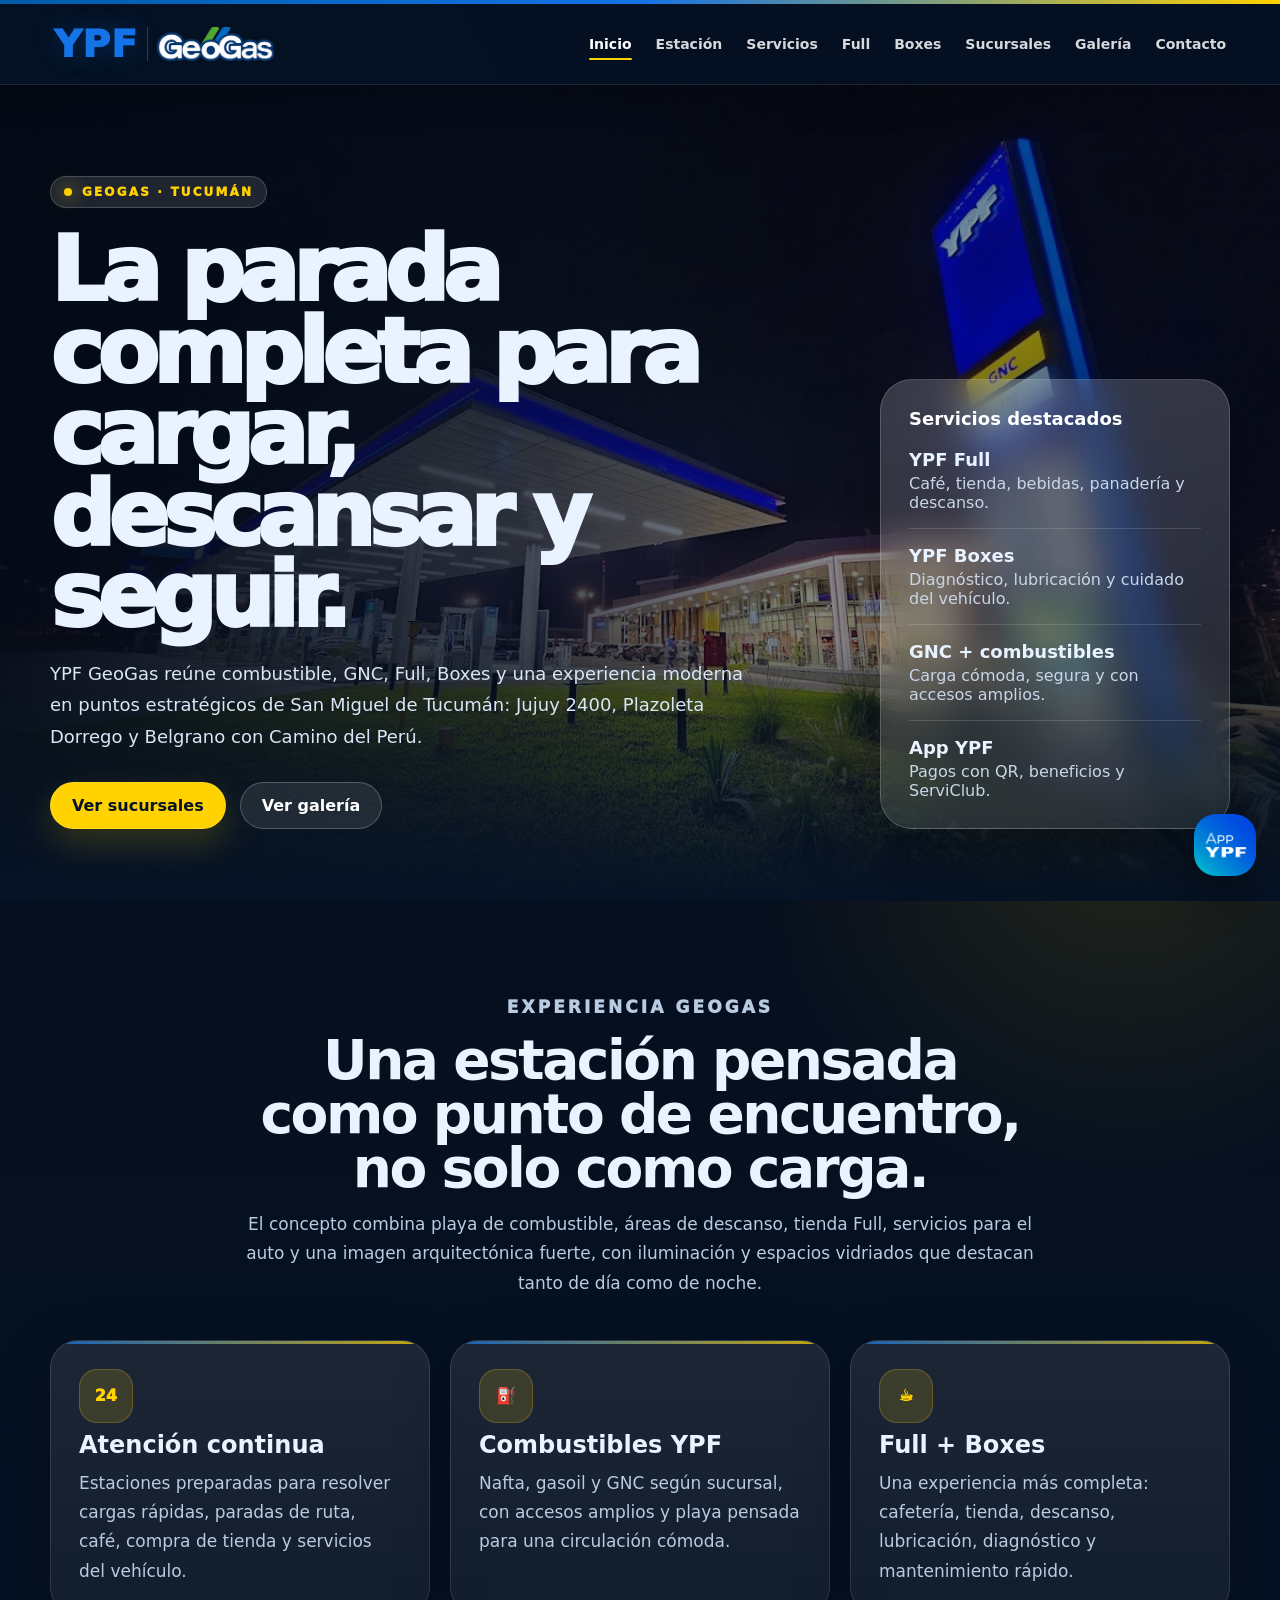
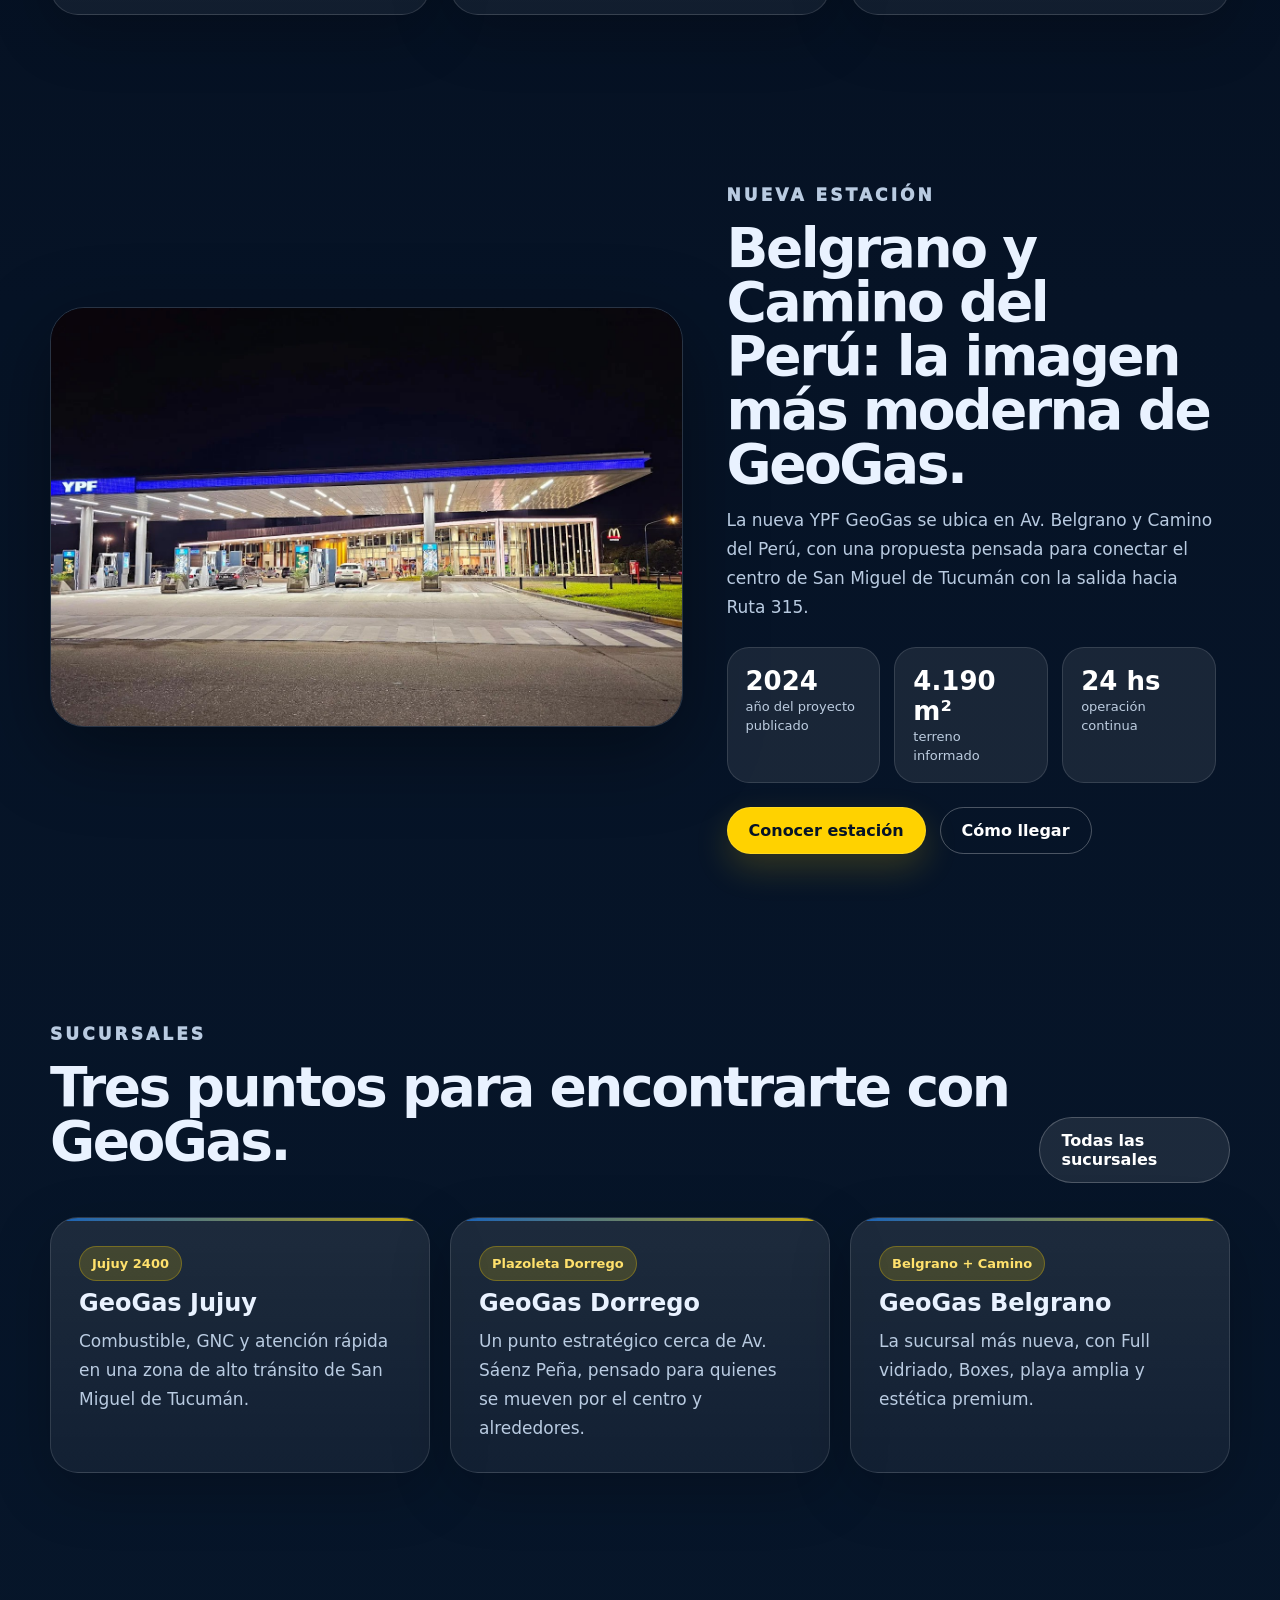
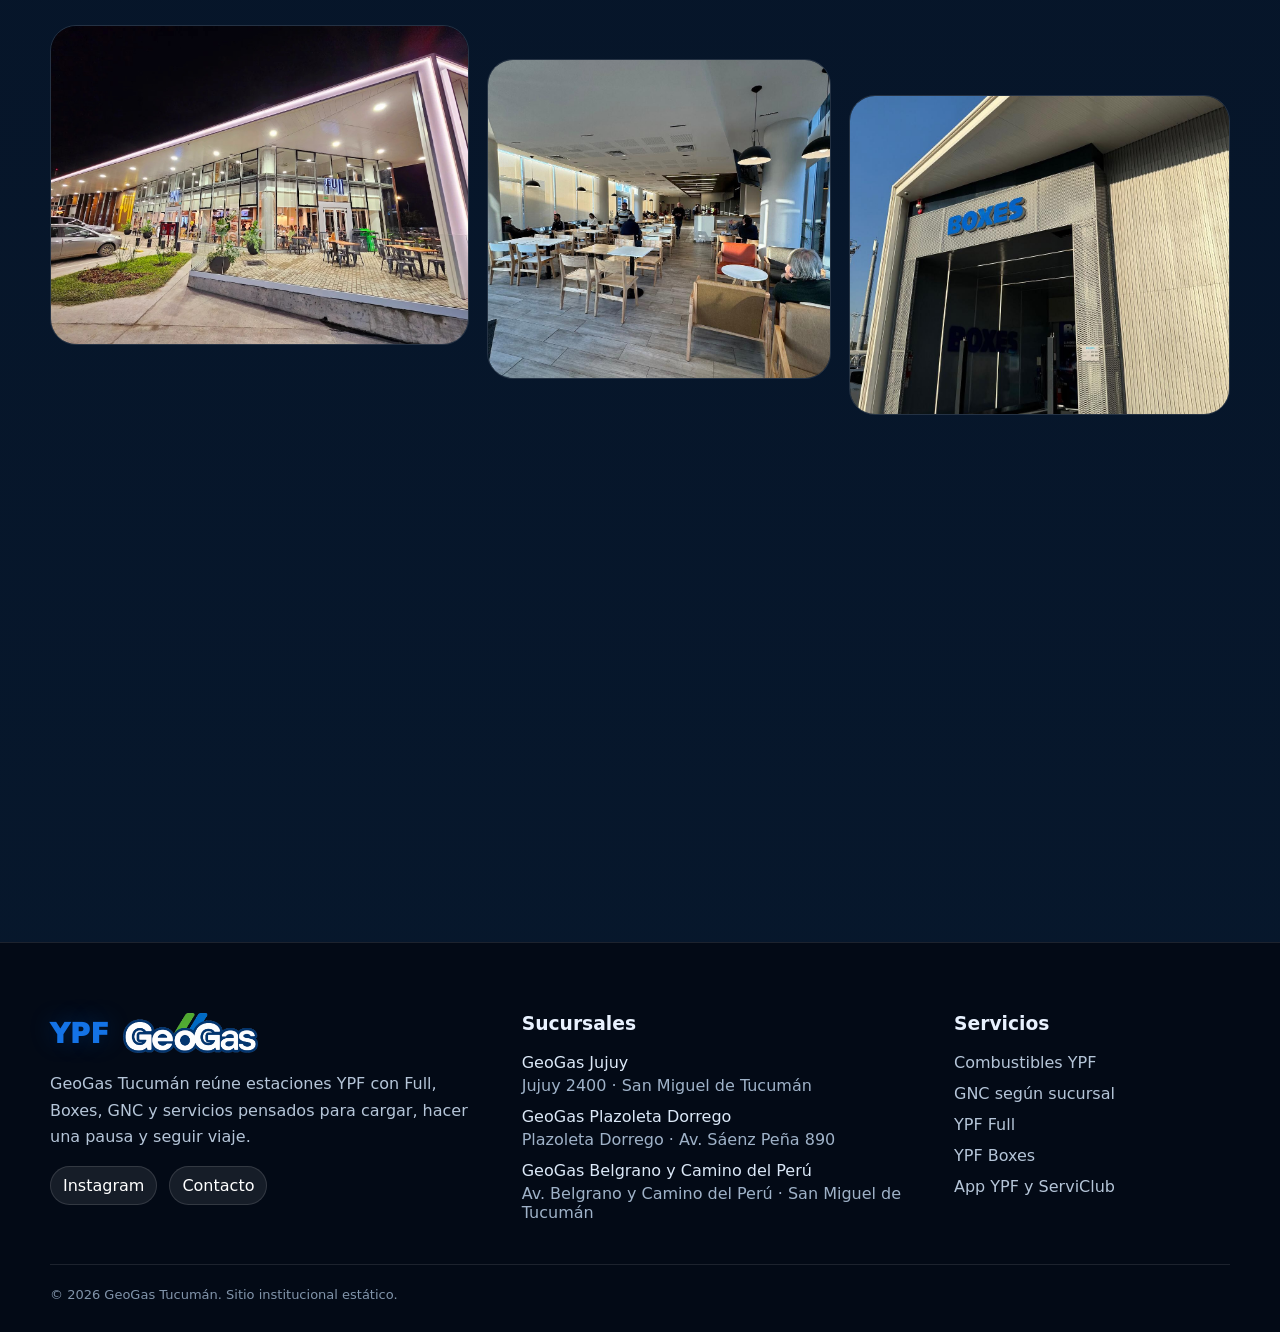
<file: index.html>
<!DOCTYPE html>
<html lang="es">
<head>
  <meta charset="UTF-8">
  <meta name="viewport" content="width=device-width, initial-scale=1.0">
  <title>GeoGas Tucumán | YPF Full, Boxes y GNC</title>
  <meta name="description" content="Sitio institucional de GeoGas Tucumán: sucursales YPF, Full, Boxes, GNC y servicios para tu recorrido.">
  <link rel="icon" href="assets/img/favicon.ico" type="image/svg+xml">
  <link rel="preload" href="assets/css/styles.css" as="style">
  <link rel="stylesheet" href="assets/css/styles.css">
</head>
<body class="">

    <header class="site-header" data-header>
      <div class="topbar"></div>
      <div class="nav-shell">
        <a class="brand" href="index.html" aria-label="GeoGas Tucumán - Inicio">
          <span class="ypf-wordmark">YPF</span>
          <span class="brand-divider"></span>
          <img src="assets/img/logo-geogas.png" alt="GeoGas" class="brand-logo">
        </a>
        <button class="menu-toggle" type="button" data-menu-toggle aria-label="Abrir menú">
          <span></span><span></span><span></span>
        </button>
        <nav class="nav-menu" data-nav-menu aria-label="Navegación principal">
            <a class="nav-link active" href="index.html">Inicio</a>
            <a class="nav-link" href="estacion.html">Estación</a>
            <a class="nav-link" href="servicios.html">Servicios</a>
            <a class="nav-link" href="full.html">Full</a>
            <a class="nav-link" href="boxes.html">Boxes</a>
            <a class="nav-link" href="sucursales.html">Sucursales</a>
            <a class="nav-link" href="galeria.html">Galería</a>
            <a class="nav-link" href="contacto.html">Contacto</a>         
        </nav>
      </div>
    </header>

  <main class="page-main">

<section class="hero">
  <div class="hero-media"><img src="assets/img/hero-belgrano-camino.jpg" alt="YPF GeoGas Belgrano y Camino del Perú de noche"></div>
  <div class="container hero-inner">
    <div class="hero-copy reveal visible">
      <span class="eyebrow">GeoGas · Tucumán</span>
      <h1>La parada completa para cargar, descansar y seguir.</h1>
      <p>YPF GeoGas reúne combustible, GNC, Full, Boxes y una experiencia moderna en puntos estratégicos de San Miguel de Tucumán: Jujuy 2400, Plazoleta Dorrego y Belgrano con Camino del Perú.</p>
      <div class="hero-actions">
        <a class="btn" href="sucursales.html">Ver sucursales</a>
        <a class="btn secondary" href="galeria.html">Ver galería</a>
      </div>
    </div>
    <aside class="hero-card reveal visible" aria-label="Servicios destacados">
      <h2>Servicios destacados</h2>
      <div class="mini-list">
        <div><strong>YPF Full</strong><span>Café, tienda, bebidas, panadería y descanso.</span></div>
        <div><strong>YPF Boxes</strong><span>Diagnóstico, lubricación y cuidado del vehículo.</span></div>
        <div><strong>GNC + combustibles</strong><span>Carga cómoda, segura y con accesos amplios.</span></div>
        <div><strong>App YPF</strong><span>Pagos con QR, beneficios y ServiClub.</span></div>
      </div>
    </aside>
  </div>
</section>

<section class="section">
  <div class="container">
    <div class="section-head center reveal">
      <p class="kicker">Experiencia GeoGas</p>
      <h2>Una estación pensada como punto de encuentro, no solo como carga.</h2>
      <p>El concepto combina playa de combustible, áreas de descanso, tienda Full, servicios para el auto y una imagen arquitectónica fuerte, con iluminación y espacios vidriados que destacan tanto de día como de noche.</p>
    </div>

<div class="grid-3">
  <article class="card reveal"><div class="icon-pill">24</div><h3>Atención continua</h3><p>Estaciones preparadas para resolver cargas rápidas, paradas de ruta, café, compra de tienda y servicios del vehículo.</p></article>
  <article class="card reveal"><div class="icon-pill">⛽</div><h3>Combustibles YPF</h3><p>Nafta, gasoil y GNC según sucursal, con accesos amplios y playa pensada para una circulación cómoda.</p></article>
  <article class="card reveal"><div class="icon-pill">☕</div><h3>Full + Boxes</h3><p>Una experiencia más completa: cafetería, tienda, descanso, lubricación, diagnóstico y mantenimiento rápido.</p></article>
</div>

  </div>
</section>

<section class="section tight">
  <div class="container feature">
    <div class="feature-img reveal"><img src="assets/img/playa-nocturna-frente.jpg" alt="Playa de carga GeoGas de noche"></div>
    <div class="feature-panel reveal">
      <p class="kicker">Nueva estación</p>
      <h2>Belgrano y Camino del Perú: la imagen más moderna de GeoGas.</h2>
      <p>La nueva YPF GeoGas se ubica en Av. Belgrano y Camino del Perú, con una propuesta pensada para conectar el centro de San Miguel de Tucumán con la salida hacia Ruta 315.</p>
      <div class="metric-row">
        <div class="metric"><strong>2024</strong><span>año del proyecto publicado</span></div>
        <div class="metric"><strong>4.190 m²</strong><span>terreno informado</span></div>
        <div class="metric"><strong>24 hs</strong><span>operación continua</span></div>
      </div>
      <div class="hero-actions" style="margin-top:24px"><a class="btn" href="estacion.html">Conocer estación</a><a class="btn ghost" href="ubicacion.html">Cómo llegar</a></div>
    </div>
  </div>
</section>

<section class="section">
  <div class="container">
    <div class="section-head reveal">
      <div><p class="kicker">Sucursales</p><h2>Tres puntos para encontrarte con GeoGas.</h2></div>
      <a class="btn secondary" href="sucursales.html">Todas las sucursales</a>
    </div>
    <div class="grid-3">
      <article class="card reveal"><span class="badge yellow">Jujuy 2400</span><h3>GeoGas Jujuy</h3><p>Combustible, GNC y atención rápida en una zona de alto tránsito de San Miguel de Tucumán.</p></article>
      <article class="card reveal"><span class="badge yellow">Plazoleta Dorrego</span><h3>GeoGas Dorrego</h3><p>Un punto estratégico cerca de Av. Sáenz Peña, pensado para quienes se mueven por el centro y alrededores.</p></article>
      <article class="card reveal"><span class="badge yellow">Belgrano + Camino</span><h3>GeoGas Belgrano</h3><p>La sucursal más nueva, con Full vidriado, Boxes, playa amplia y estética premium.</p></article>
    </div>
  </div>
</section>

<section class="section tight">
  <div class="container image-band reveal">
    <img src="assets/img/full-vidriado-noche.jpg" alt="YPF Full vidriado de noche">
    <img src="assets/img/full-interior.jpg" alt="Interior de tienda YPF Full">
    <img src="assets/img/boxes-geogas.jpg" alt="Boxes GeoGas">
  </div>
</section>

<section class="section">
  <div class="container cta-panel reveal">
    <div>
      <p class="kicker">Visitanos</p>
      <h2>Elegí la sucursal más cercana y seguí tu recorrido.</h2>
      <p>La página ya queda preparada para publicar como sitio institucional estático, con enlaces a Instagram y mapas.</p>
    </div>
    <a class="btn" href="contacto.html#visitanos">Cómo llegar</a>
  </div>
</section>

  </main>

    <footer class="site-footer">
      <div class="footer-grid container">
        <div>
          <div class="footer-brand"><span class="ypf-wordmark small">YPF</span><img src="assets/img/logo-geogas.png" alt="GeoGas"></div>
          <p>GeoGas Tucumán reúne estaciones YPF con Full, Boxes, GNC y servicios pensados para cargar, hacer una pausa y seguir viaje.</p>
          <div class="social-row">
            <a href="https://www.instagram.com/geogastucuman/" target="_blank" rel="noopener">Instagram</a>
            <a href="contacto.html">Contacto</a>
          </div>
        </div>
        <div>
          <h3>Sucursales</h3>
          <ul class="footer-list">
          <li>
            <span>GeoGas Jujuy</span>
            <a href="https://maps.app.goo.gl/bTcDMDbGpbdiC7qn9" target="_blank" rel="noopener">Jujuy 2400 · San Miguel de Tucumán</a>
          </li>
          <li>
            <span>GeoGas Plazoleta Dorrego</span>
            <a href="https://www.google.com/maps/search/?api=1&query=GeoGas+Plazoleta+Dorrego+Av+Saenz+Peña+890+Tucuman" target="_blank" rel="noopener">Plazoleta Dorrego · Av. Sáenz Peña 890</a>
          </li>
          <li>
            <span>GeoGas Belgrano y Camino del Perú</span>
            <a href="https://maps.app.goo.gl/crHmd28jE6MBMd9f6" target="_blank" rel="noopener">Av. Belgrano y Camino del Perú · San Miguel de Tucumán</a>
          </li></ul>
        </div>
        <div>
          <h3>Servicios</h3>
          <ul class="footer-list compact">
            <li>Combustibles YPF</li>
            <li>GNC según sucursal</li>
            <li>YPF Full</li>
            <li>YPF Boxes</li>
            <li>App YPF y ServiClub</li>
          </ul>
        </div>
      </div>
      <div class="footer-bottom container">
        <span>© 2026 GeoGas Tucumán. Sitio institucional estático.</span>
      </div>
    </footer>
    <a class="floating-app-ypf"
   href="https://app.ypf.com/"
   target="_blank"
   rel="noopener"
   aria-label="Abrir App YPF">
  <img src="assets/img/AppYPF.png" alt="App YPF">
</a>
    <script src="assets/js/main.js"></script>

</body>
</html>
</file>
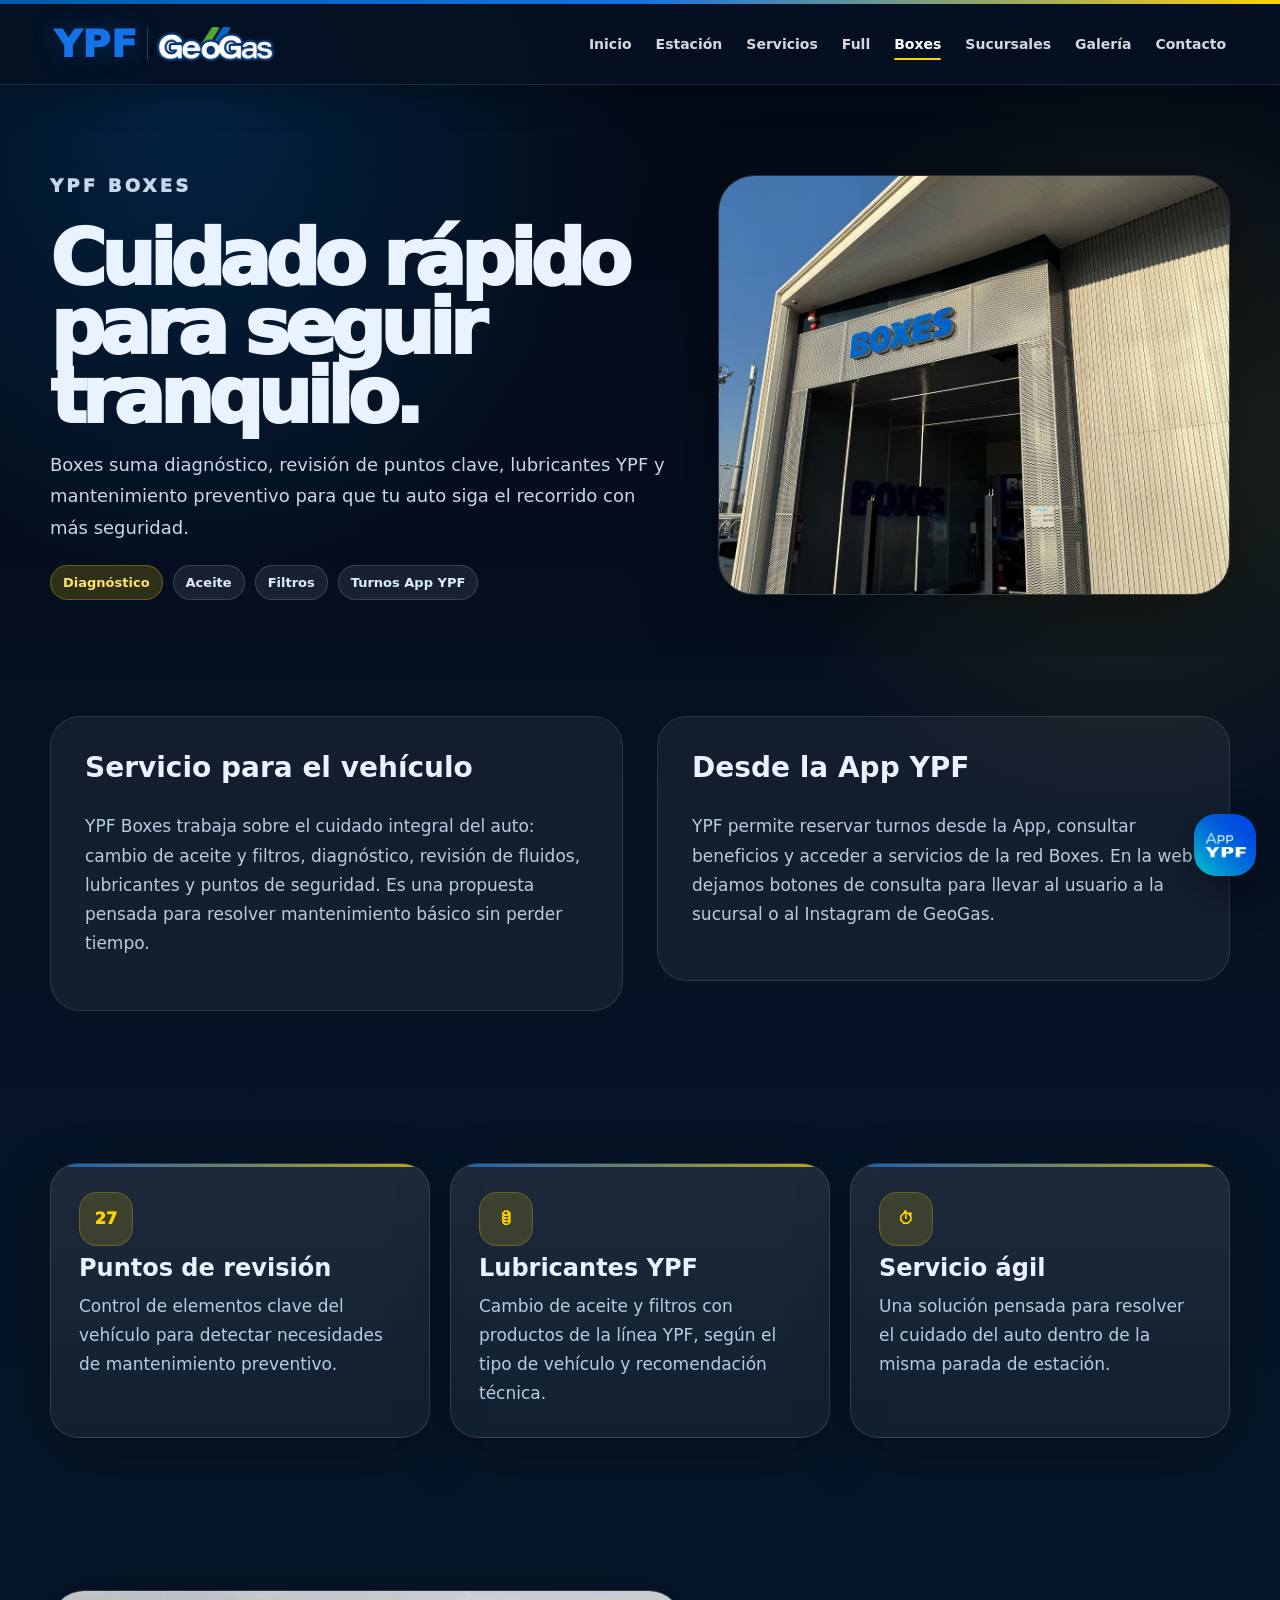
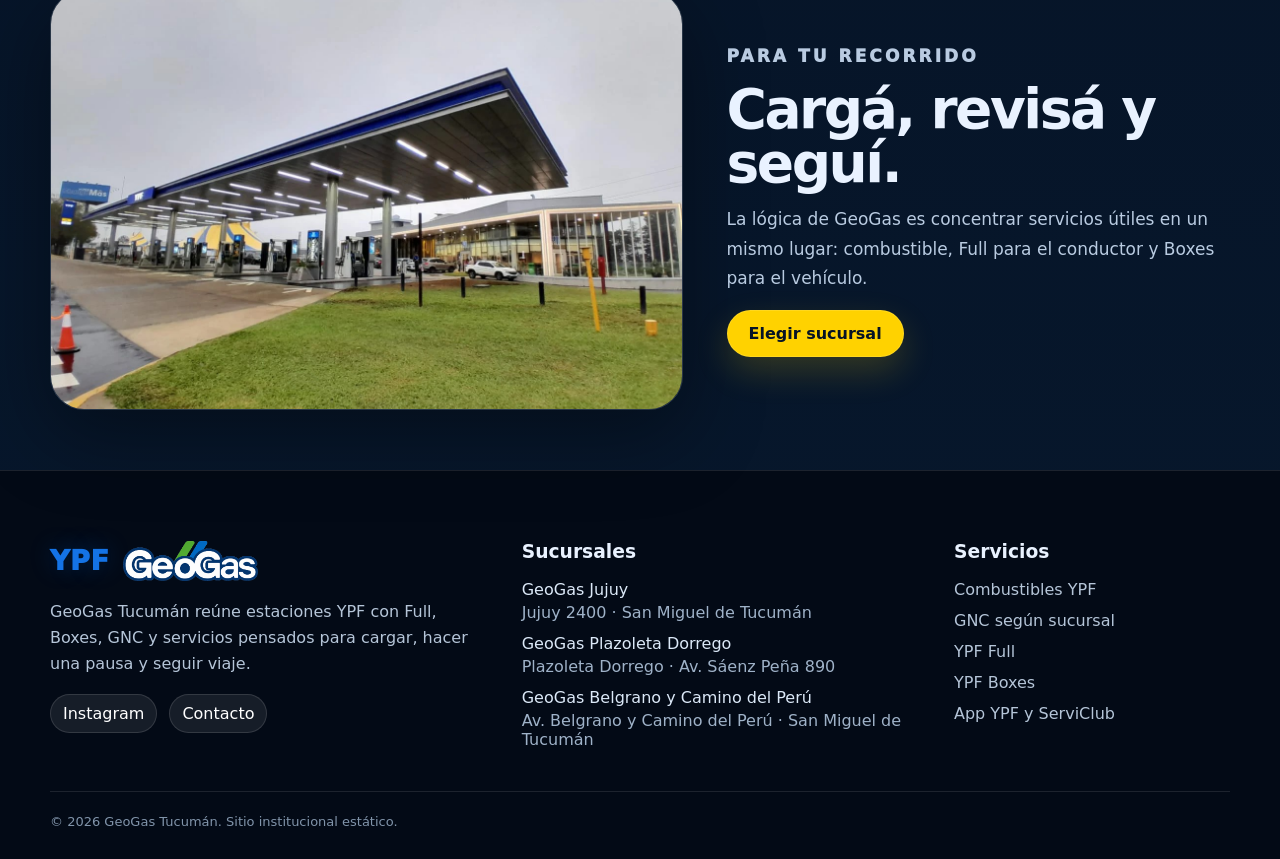
<file: boxes.html>
<!DOCTYPE html>
<html lang="es">
<head>
  <meta charset="UTF-8">
  <meta name="viewport" content="width=device-width, initial-scale=1.0">
  <title>YPF Boxes GeoGas Tucumán</title>
  <meta name="description" content="Boxes GeoGas Tucumán: diagnóstico, aceite, filtros y cuidado del vehículo.">
  <link rel="icon" href="assets/img/favicon.ico" type="image/svg+xml">
  <link rel="preload" href="assets/css/styles.css" as="style">
  <link rel="stylesheet" href="assets/css/styles.css">
</head>
<body class="">

    <header class="site-header" data-header>
      <div class="topbar"></div>
      <div class="nav-shell">
        <a class="brand" href="index.html" aria-label="GeoGas Tucumán - Inicio">
          <span class="ypf-wordmark">YPF</span>
          <span class="brand-divider"></span>
          <img src="assets/img/logo-geogas.png" alt="GeoGas" class="brand-logo">
        </a>
        <button class="menu-toggle" type="button" data-menu-toggle aria-label="Abrir menú">
          <span></span><span></span><span></span>
        </button>
        <nav class="nav-menu" data-nav-menu aria-label="Navegación principal">
            <a class="nav-link" href="index.html">Inicio</a>
            <a class="nav-link" href="estacion.html">Estación</a>
            <a class="nav-link" href="servicios.html">Servicios</a>
            <a class="nav-link" href="full.html">Full</a>
            <a class="nav-link active" href="boxes.html">Boxes</a>
            <a class="nav-link" href="sucursales.html">Sucursales</a>
            <a class="nav-link" href="galeria.html">Galería</a>
            <a class="nav-link" href="contacto.html">Contacto</a>
        </nav>
      </div>
    </header>

  <main class="page-main">

<section class="page-hero">
  <div class="container">
    <div class="reveal visible"><p class="kicker">YPF Boxes</p><h1>Cuidado rápido para seguir tranquilo.</h1><p>Boxes suma diagnóstico, revisión de puntos clave, lubricantes YPF y mantenimiento preventivo para que tu auto siga el recorrido con más seguridad.</p><div class="badge-row"><span class="badge yellow">Diagnóstico</span><span class="badge">Aceite</span><span class="badge">Filtros</span><span class="badge">Turnos App YPF</span></div></div>
    <div class="page-hero-img reveal visible"><img src="assets/img/boxes-geogas.jpg" alt="YPF Boxes GeoGas"></div>
  </div>
</section>
<section class="section tight"><div class="container split-content">
  <article class="text-block reveal"><h3>Servicio para el vehículo</h3><p>YPF Boxes trabaja sobre el cuidado integral del auto: cambio de aceite y filtros, diagnóstico, revisión de fluidos, lubricantes y puntos de seguridad. Es una propuesta pensada para resolver mantenimiento básico sin perder tiempo.</p></article>
  <article class="text-block reveal"><h3>Desde la App YPF</h3><p>YPF permite reservar turnos desde la App, consultar beneficios y acceder a servicios de la red Boxes. En la web dejamos botones de consulta para llevar al usuario a la sucursal o al Instagram de GeoGas.</p></article>
</div></section>
<section class="section"><div class="container grid-3">
  <article class="card reveal"><div class="icon-pill">27</div><h3>Puntos de revisión</h3><p>Control de elementos clave del vehículo para detectar necesidades de mantenimiento preventivo.</p></article>
  <article class="card reveal"><div class="icon-pill">🛢</div><h3>Lubricantes YPF</h3><p>Cambio de aceite y filtros con productos de la línea YPF, según el tipo de vehículo y recomendación técnica.</p></article>
  <article class="card reveal"><div class="icon-pill">⏱</div><h3>Servicio ágil</h3><p>Una solución pensada para resolver el cuidado del auto dentro de la misma parada de estación.</p></article>
</div></section>
<section class="section tight"><div class="container feature"><div class="feature-img reveal"><img src="assets/img/playa-dia.jpg" alt="Playa y Boxes GeoGas"></div><div class="feature-panel reveal"><p class="kicker">Para tu recorrido</p><h2>Cargá, revisá y seguí.</h2><p>La lógica de GeoGas es concentrar servicios útiles en un mismo lugar: combustible, Full para el conductor y Boxes para el vehículo.</p><a class="btn" href="sucursales.html">Elegir sucursal</a></div></div></section>

  </main>

    <footer class="site-footer">
      <div class="footer-grid container">
        <div>
          <div class="footer-brand"><span class="ypf-wordmark small">YPF</span><img src="assets/img/logo-geogas.png" alt="GeoGas"></div>
          <p>GeoGas Tucumán reúne estaciones YPF con Full, Boxes, GNC y servicios pensados para cargar, hacer una pausa y seguir viaje.</p>
          <div class="social-row">
            <a href="https://www.instagram.com/geogastucuman/" target="_blank" rel="noopener">Instagram</a>
            <a href="contacto.html">Contacto</a>
          </div>
        </div>
        <div>
          <h3>Sucursales</h3>
          <ul class="footer-list">
          <li>
            <span>GeoGas Jujuy</span>
            <a href="https://maps.app.goo.gl/bTcDMDbGpbdiC7qn9" target="_blank" rel="noopener">Jujuy 2400 · San Miguel de Tucumán</a>
          </li>
          <li>
            <span>GeoGas Plazoleta Dorrego</span>
            <a href="https://www.google.com/maps/search/?api=1&query=GeoGas+Plazoleta+Dorrego+Av+Saenz+Peña+890+Tucuman" target="_blank" rel="noopener">Plazoleta Dorrego · Av. Sáenz Peña 890</a>
          </li>
          <li>
            <span>GeoGas Belgrano y Camino del Perú</span>
            <a href="https://maps.app.goo.gl/crHmd28jE6MBMd9f6" target="_blank" rel="noopener">Av. Belgrano y Camino del Perú · San Miguel de Tucumán</a>
          </li></ul>
        </div>
        <div>
          <h3>Servicios</h3>
          <ul class="footer-list compact">
            <li>Combustibles YPF</li>
            <li>GNC según sucursal</li>
            <li>YPF Full</li>
            <li>YPF Boxes</li>
            <li>App YPF y ServiClub</li>
          </ul>
        </div>
      </div>
      <div class="footer-bottom container">
        <span>© 2026 GeoGas Tucumán. Sitio institucional estático.</span>
      </div>
    </footer>
    <a class="floating-app-ypf"
   href="https://app.ypf.com/"
   target="_blank"
   rel="noopener"
   aria-label="Abrir App YPF">
  <img src="assets/img/AppYPF.png" alt="App YPF">
</a>
    <script src="assets/js/main.js"></script>

</body>
</html>
</file>
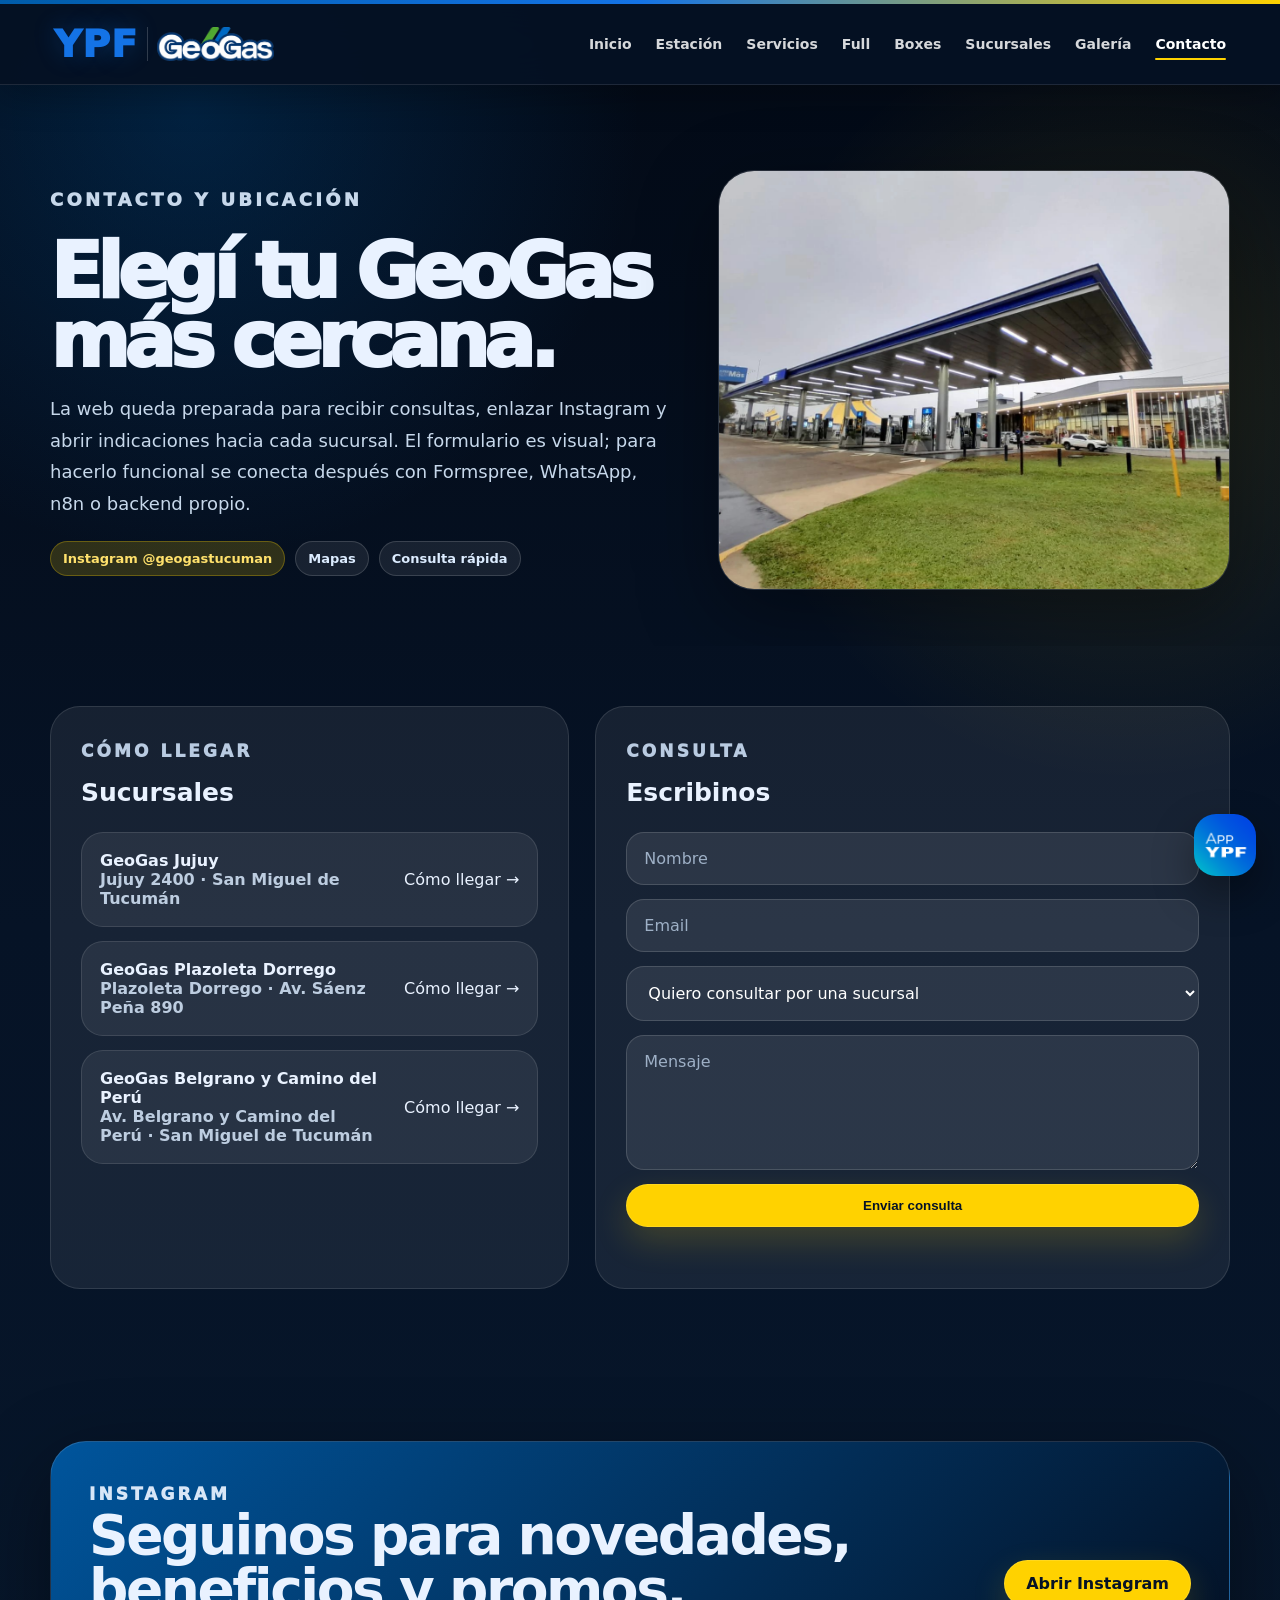
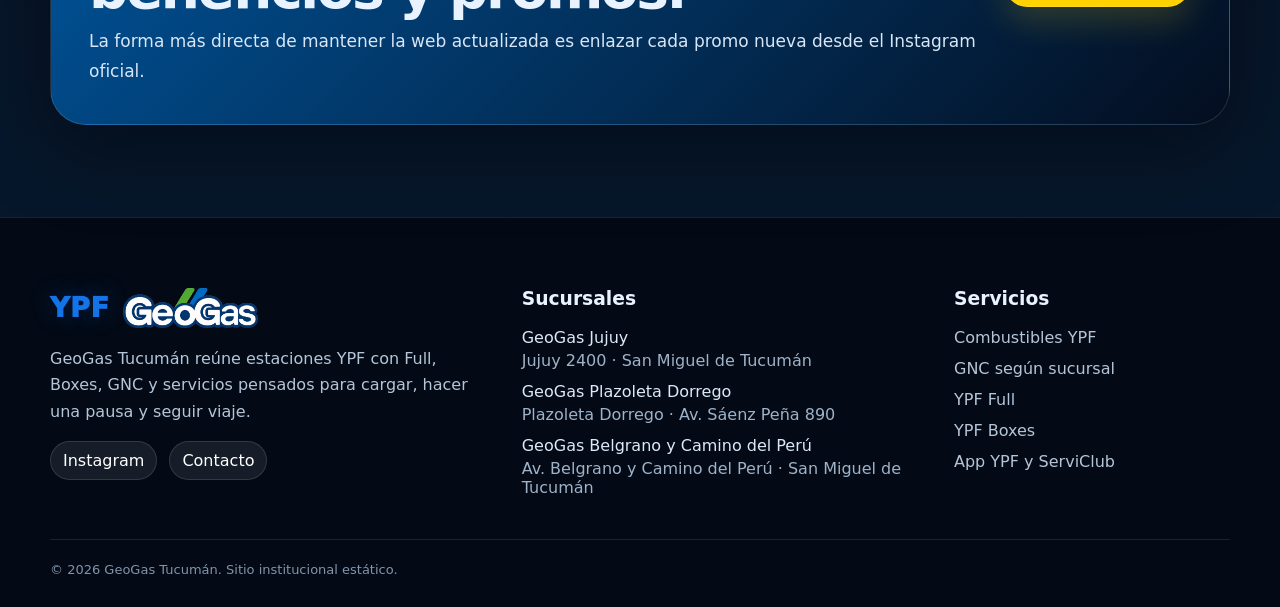
<file: contacto.html>
<!DOCTYPE html>
<html lang="es">
<head>
  <meta charset="UTF-8">
  <meta name="viewport" content="width=device-width, initial-scale=1.0">
  <title>Contacto GeoGas Tucumán</title>
  <meta name="description" content="Contacto y ubicación de sucursales GeoGas Tucumán.">
  <link rel="icon" href="assets/img/favicon.ico" type="image/svg+xml">
  <link rel="preload" href="assets/css/styles.css" as="style">
  <link rel="stylesheet" href="assets/css/styles.css">
</head>
<body class="">

    <header class="site-header" data-header>
      <div class="topbar"></div>
      <div class="nav-shell">
        <a class="brand" href="index.html" aria-label="GeoGas Tucumán - Inicio">
          <span class="ypf-wordmark">YPF</span>
          <span class="brand-divider"></span>
          <img src="assets/img/logo-geogas.png" alt="GeoGas" class="brand-logo">
        </a>
        <button class="menu-toggle" type="button" data-menu-toggle aria-label="Abrir menú">
          <span></span><span></span><span></span>
        </button>
        <nav class="nav-menu" data-nav-menu aria-label="Navegación principal">
            <a class="nav-link" href="index.html">Inicio</a>
            <a class="nav-link" href="estacion.html">Estación</a>
            <a class="nav-link" href="servicios.html">Servicios</a>
            <a class="nav-link" href="full.html">Full</a>
            <a class="nav-link" href="boxes.html">Boxes</a>
            <a class="nav-link" href="sucursales.html">Sucursales</a>
            <a class="nav-link" href="galeria.html">Galería</a>
            <a class="nav-link active" href="contacto.html">Contacto</a>
        </nav>
      </div>
    </header>

  <main class="page-main">

<section class="page-hero" id="visitanos">
  <div class="container">
    <div class="reveal visible"><p class="kicker">Contacto y ubicación</p><h1>Elegí tu GeoGas más cercana.</h1><p>La web queda preparada para recibir consultas, enlazar Instagram y abrir indicaciones hacia cada sucursal. El formulario es visual; para hacerlo funcional se conecta después con Formspree, WhatsApp, n8n o backend propio.</p><div class="badge-row"><span class="badge yellow">Instagram @geogastucuman</span><span class="badge">Mapas</span><span class="badge">Consulta rápida</span></div></div>
    <div class="page-hero-img reveal visible"><img src="assets/img/playa-dia.jpg" alt="Ubicación GeoGas Tucumán"></div>
  </div>
</section>
<section class="section tight"><div class="container contact-grid">
  <div class="contact-card"><p class="kicker">Cómo llegar</p><h3>Sucursales</h3><div class="map-list"><a class="map-link reveal" href="https://maps.app.goo.gl/bTcDMDbGpbdiC7qn9" target="_blank" rel="noopener"><strong>GeoGas Jujuy<br><span>Jujuy 2400 · San Miguel de Tucumán</span></strong><em>Cómo llegar →</em></a><a class="map-link reveal" href="https://www.google.com/maps/search/?api=1&query=GeoGas+Plazoleta+Dorrego+Av+Saenz+Peña+890+Tucuman" target="_blank" rel="noopener"><strong>GeoGas Plazoleta Dorrego<br><span>Plazoleta Dorrego · Av. Sáenz Peña 890</span></strong><em>Cómo llegar →</em></a><a class="map-link reveal" href="https://maps.app.goo.gl/crHmd28jE6MBMd9f6" target="_blank" rel="noopener"><strong>GeoGas Belgrano y Camino del Perú<br><span>Av. Belgrano y Camino del Perú · San Miguel de Tucumán</span></strong><em>Cómo llegar →</em></a></div></div>
  <div class="contact-card">
  <p class="kicker">Consulta</p>
  <h3>Escribinos</h3>

  <form id="contactForm" class="form">
    <input 
      type="text" 
      name="nombre" 
      placeholder="Nombre" 
      autocomplete="name"
      required
    >

    <input 
      type="email" 
      name="email" 
      placeholder="Email" 
      autocomplete="email"
      required
    >

    <select name="motivo" required>
      <option value="Quiero consultar por una sucursal">Quiero consultar por una sucursal</option>
      <option value="Quiero consultar por Full">Full</option>
      <option value="Quiero consultar por Boxes">Boxes</option>
      <option value="Combustibles / GNC">Combustibles / GNC</option>
      <option value="Trabajar con GeoGas">Trabajar con GeoGas</option>
      <option value="Otra consulta">Otra consulta</option>
    </select>

    <textarea 
      name="mensaje" 
      placeholder="Mensaje" 
      required
    ></textarea>

    <button class="btn" type="submit">Enviar consulta</button>

    <p id="formMessage" class="form-message"></p>
  </form>
</div>
</div></section>
<section class="section"><div class="container cta-panel reveal"><div><p class="kicker">Instagram</p><h2>Seguinos para novedades, beneficios y promos.</h2><p>La forma más directa de mantener la web actualizada es enlazar cada promo nueva desde el Instagram oficial.</p></div><a class="btn" href="https://www.instagram.com/geogastucuman/" target="_blank" rel="noopener">Abrir Instagram</a></div></section>

  </main>

    <footer class="site-footer">
      <div class="footer-grid container">
        <div>
          <div class="footer-brand"><span class="ypf-wordmark small">YPF</span><img src="assets/img/logo-geogas.png" alt="GeoGas"></div>
          <p>GeoGas Tucumán reúne estaciones YPF con Full, Boxes, GNC y servicios pensados para cargar, hacer una pausa y seguir viaje.</p>
          <div class="social-row">
            <a href="https://www.instagram.com/geogastucuman/" target="_blank" rel="noopener">Instagram</a>
            <a href="contacto.html">Contacto</a>
          </div>
        </div>
        <div>
          <h3>Sucursales</h3>
          <ul class="footer-list">
          <li>
            <span>GeoGas Jujuy</span>
            <a href="https://maps.app.goo.gl/bTcDMDbGpbdiC7qn9" target="_blank" rel="noopener">Jujuy 2400 · San Miguel de Tucumán</a>
          </li>
          <li>
            <span>GeoGas Plazoleta Dorrego</span>
            <a href="https://www.google.com/maps/search/?api=1&query=GeoGas+Plazoleta+Dorrego+Av+Saenz+Peña+890+Tucuman" target="_blank" rel="noopener">Plazoleta Dorrego · Av. Sáenz Peña 890</a>
          </li>
          <li>
            <span>GeoGas Belgrano y Camino del Perú</span>
            <a href="https://maps.app.goo.gl/crHmd28jE6MBMd9f6" target="_blank" rel="noopener">Av. Belgrano y Camino del Perú · San Miguel de Tucumán</a>
          </li></ul>
        </div>
        <div>
          <h3>Servicios</h3>
          <ul class="footer-list compact">
            <li>Combustibles YPF</li>
            <li>GNC según sucursal</li>
            <li>YPF Full</li>
            <li>YPF Boxes</li>
            <li>App YPF y ServiClub</li>
          </ul>
        </div>
      </div>
      <div class="footer-bottom container">
        <span>© 2026 GeoGas Tucumán. Sitio institucional estático.</span>
      </div>
    </footer>
    <a class="floating-app-ypf"
   href="https://app.ypf.com/"
   target="_blank"
   rel="noopener"
   aria-label="Abrir App YPF">
  <img src="assets/img/AppYPF.png" alt="App YPF">
</a>
    <script src="assets/js/main.js"></script>

</body>
</html>
</file>
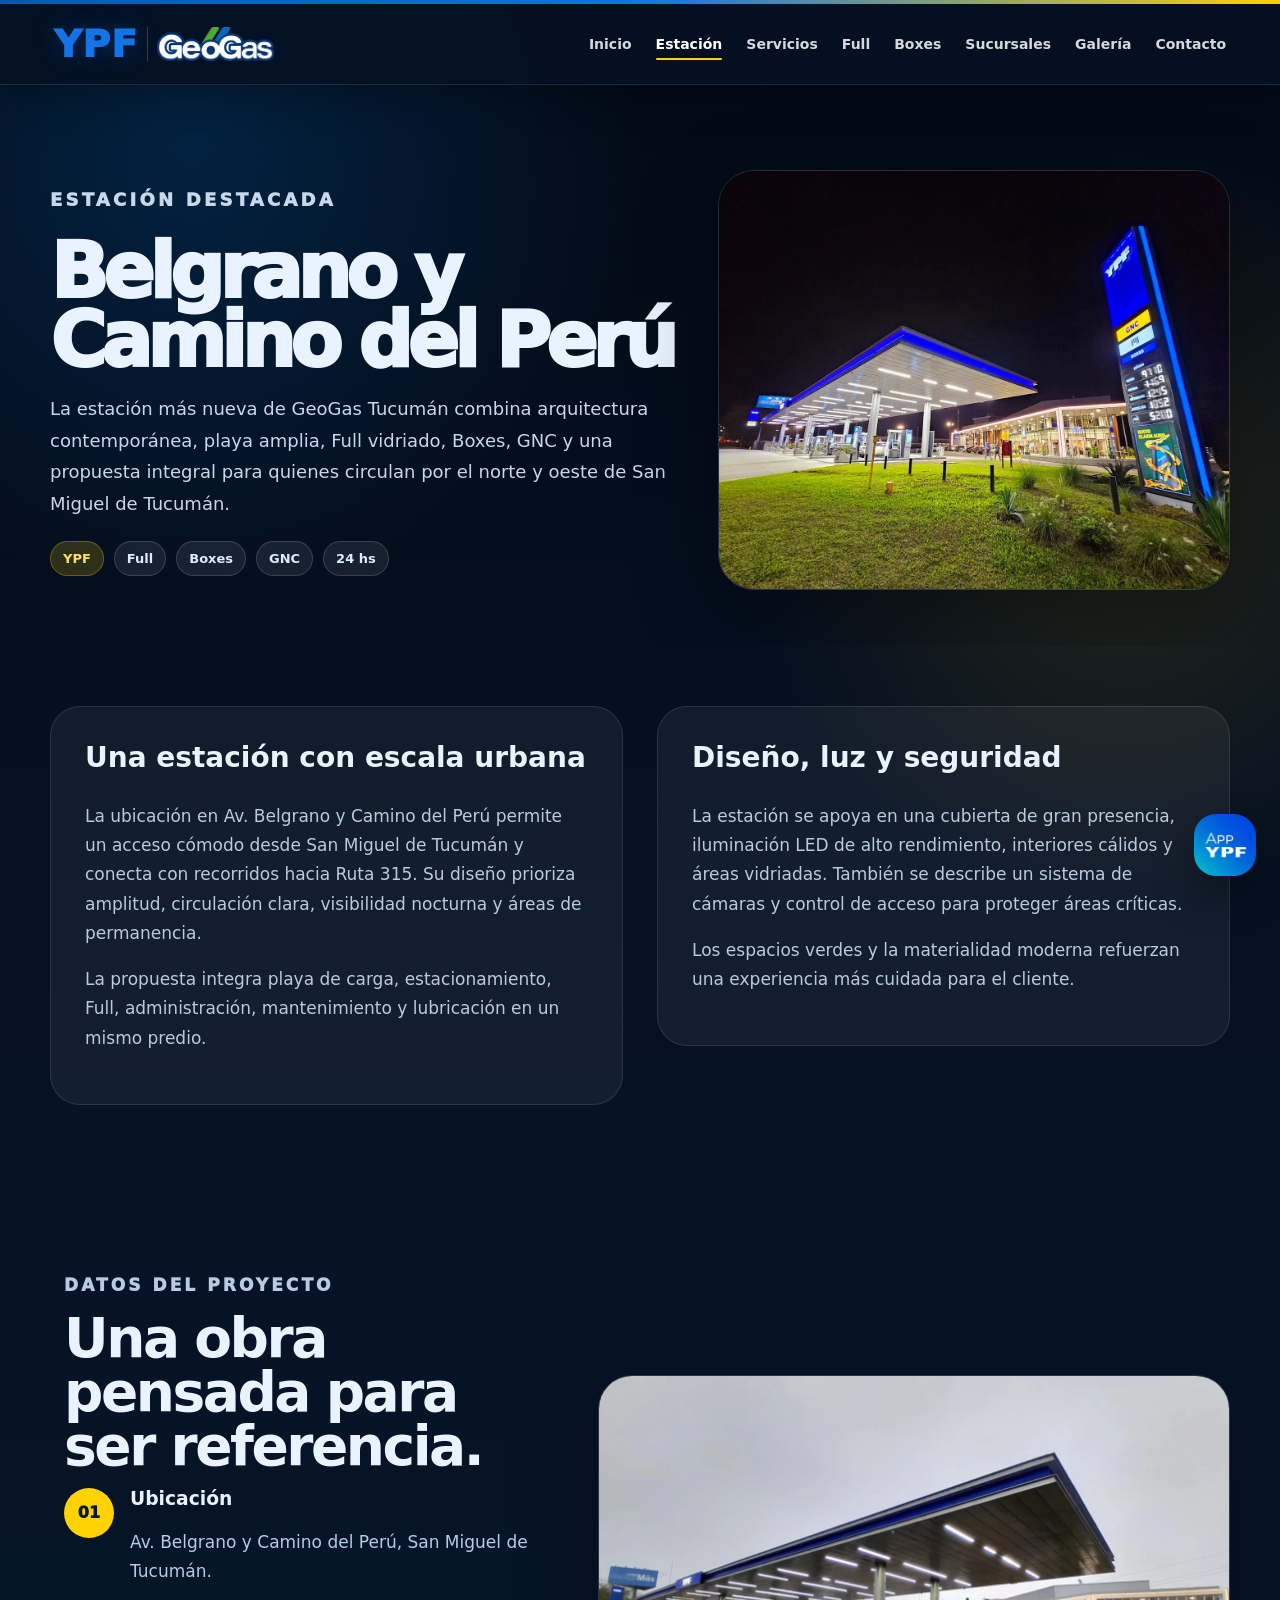
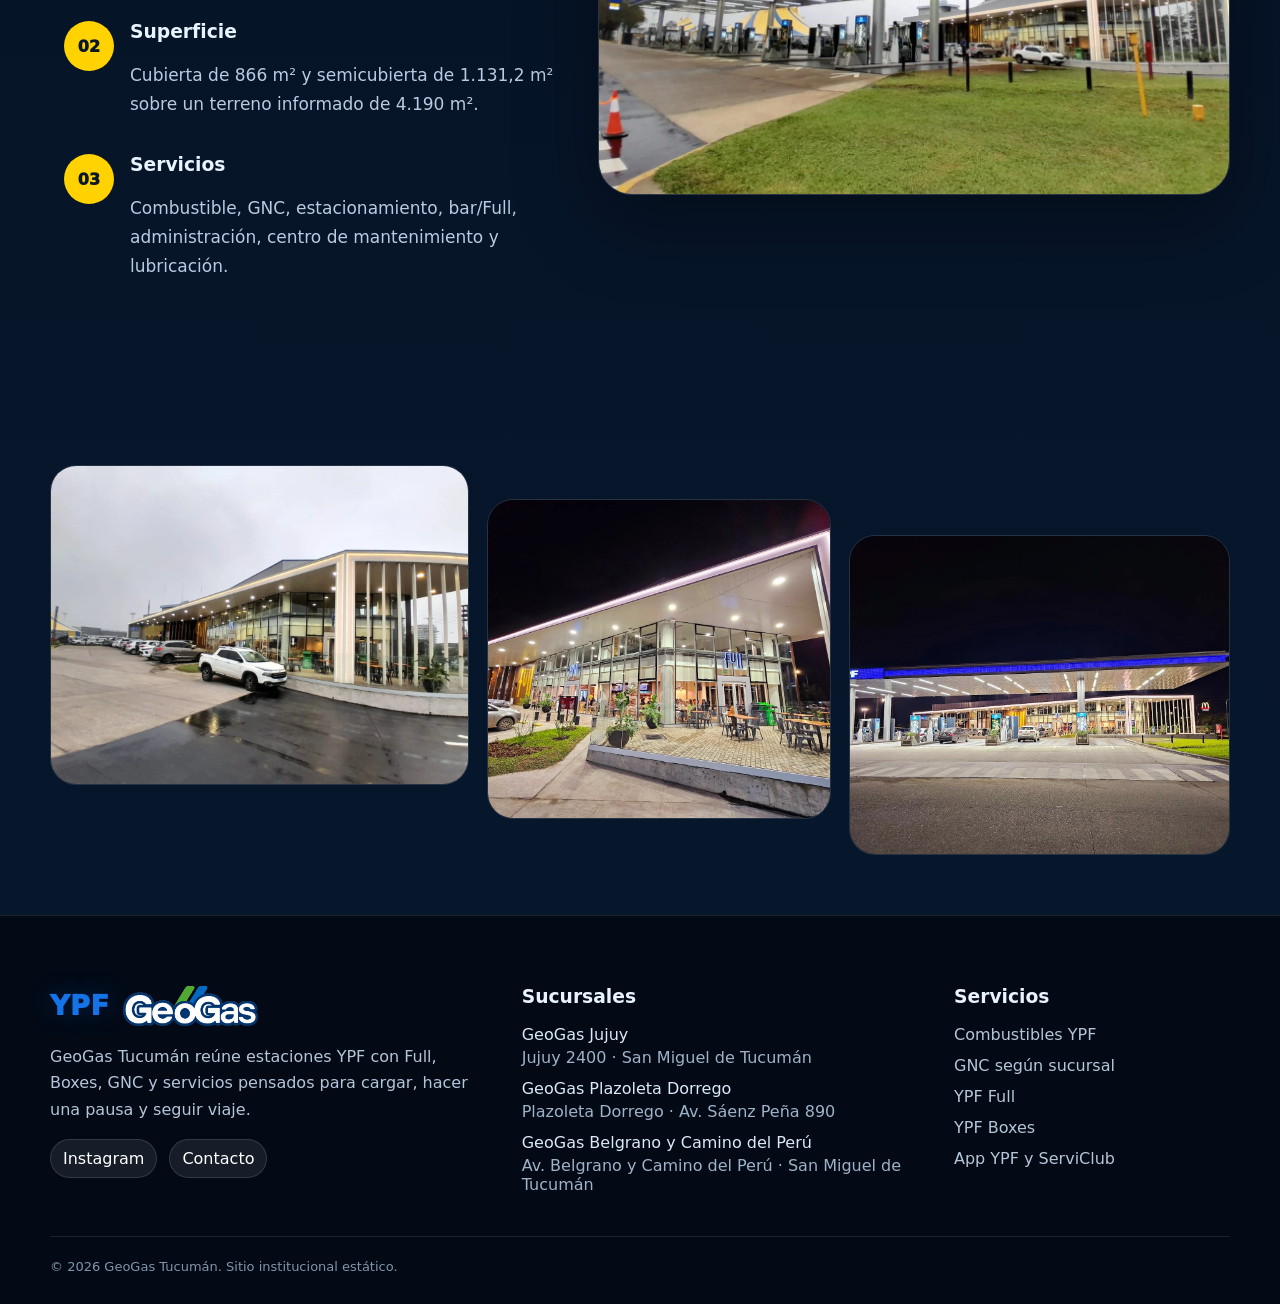
<file: estacion.html>
<!DOCTYPE html>
<html lang="es">
<head>
  <meta charset="UTF-8">
  <meta name="viewport" content="width=device-width, initial-scale=1.0">
  <title>Estación GeoGas Belgrano y Camino del Perú</title>
  <meta name="description" content="Conocé la estación YPF GeoGas de Av. Belgrano y Camino del Perú en San Miguel de Tucumán.">
  <link rel="icon" href="assets/img/favicon.ico" type="image/svg+xml">
  <link rel="preload" href="assets/css/styles.css" as="style">
  <link rel="stylesheet" href="assets/css/styles.css">
</head>
<body class="">

    <header class="site-header" data-header>
      <div class="topbar"></div>
      <div class="nav-shell">
        <a class="brand" href="index.html" aria-label="GeoGas Tucumán - Inicio">
          <span class="ypf-wordmark">YPF</span>
          <span class="brand-divider"></span>
          <img src="assets/img/logo-geogas.png" alt="GeoGas" class="brand-logo">
        </a>
        <button class="menu-toggle" type="button" data-menu-toggle aria-label="Abrir menú">
          <span></span><span></span><span></span>
        </button>
        <nav class="nav-menu" data-nav-menu aria-label="Navegación principal">
            <a class="nav-link" href="index.html">Inicio</a>
            <a class="nav-link active" href="estacion.html">Estación</a>
            <a class="nav-link" href="servicios.html">Servicios</a>
            <a class="nav-link" href="full.html">Full</a>
            <a class="nav-link" href="boxes.html">Boxes</a>
            <a class="nav-link" href="sucursales.html">Sucursales</a>
            <a class="nav-link" href="galeria.html">Galería</a>
            <a class="nav-link" href="contacto.html">Contacto</a>
        </nav>
      </div>
    </header>

  <main class="page-main">

<section class="page-hero">
  <div class="container">
    <div class="reveal visible">
      <p class="kicker">Estación destacada</p>
      <h1>Belgrano y Camino del Perú</h1>
      <p>La estación más nueva de GeoGas Tucumán combina arquitectura contemporánea, playa amplia, Full vidriado, Boxes, GNC y una propuesta integral para quienes circulan por el norte y oeste de San Miguel de Tucumán.</p>
      <div class="badge-row"><span class="badge yellow">YPF</span><span class="badge">Full</span><span class="badge">Boxes</span><span class="badge">GNC</span><span class="badge">24 hs</span></div>
    </div>
    <div class="page-hero-img reveal visible"><img src="assets/img/hero-belgrano-camino.jpg" alt="Estación GeoGas Belgrano y Camino del Perú"></div>
  </div>
</section>
<section class="section tight">
  <div class="container split-content">
    <article class="text-block reveal"><h3>Una estación con escala urbana</h3><p>La ubicación en Av. Belgrano y Camino del Perú permite un acceso cómodo desde San Miguel de Tucumán y conecta con recorridos hacia Ruta 315. Su diseño prioriza amplitud, circulación clara, visibilidad nocturna y áreas de permanencia.</p><p>La propuesta integra playa de carga, estacionamiento, Full, administración, mantenimiento y lubricación en un mismo predio.</p></article>
    <article class="text-block reveal"><h3>Diseño, luz y seguridad</h3><p>La estación se apoya en una cubierta de gran presencia, iluminación LED de alto rendimiento, interiores cálidos y áreas vidriadas. También se describe un sistema de cámaras y control de acceso para proteger áreas críticas.</p><p>Los espacios verdes y la materialidad moderna refuerzan una experiencia más cuidada para el cliente.</p></article>
  </div>
</section>
<section class="section">
  <div class="container feature reverse">
    <div class="feature-panel reveal">
      <p class="kicker">Datos del proyecto</p><h2>Una obra pensada para ser referencia.</h2>
      <div class="timeline">
        <div class="timeline-item"><div class="timeline-num">01</div><div><h3>Ubicación</h3><p>Av. Belgrano y Camino del Perú, San Miguel de Tucumán.</p></div></div>
        <div class="timeline-item"><div class="timeline-num">02</div><div><h3>Superficie</h3><p>Cubierta de 866 m² y semicubierta de 1.131,2 m² sobre un terreno informado de 4.190 m².</p></div></div>
        <div class="timeline-item"><div class="timeline-num">03</div><div><h3>Servicios</h3><p>Combustible, GNC, estacionamiento, bar/Full, administración, centro de mantenimiento y lubricación.</p></div></div>
      </div>
    </div>
    <div class="feature-img reveal"><img src="assets/img/playa-dia.jpg" alt="Playa de carga de día en GeoGas"></div>
  </div>
</section>
<section class="section tight">
  <div class="container image-band reveal">
    <img src="assets/img/full-exterior-dia.jpg" alt="Exterior Full de día">
    <img src="assets/img/full-vidriado-noche.jpg" alt="Full vidriado de noche">
    <img src="assets/img/playa-nocturna-frente.jpg" alt="Playa nocturna GeoGas">
  </div>
</section>

  </main>

    <footer class="site-footer">
      <div class="footer-grid container">
        <div>
          <div class="footer-brand"><span class="ypf-wordmark small">YPF</span><img src="assets/img/logo-geogas.png" alt="GeoGas"></div>
          <p>GeoGas Tucumán reúne estaciones YPF con Full, Boxes, GNC y servicios pensados para cargar, hacer una pausa y seguir viaje.</p>
          <div class="social-row">
            <a href="https://www.instagram.com/geogastucuman/" target="_blank" rel="noopener">Instagram</a>
            <a href="contacto.html">Contacto</a>
          </div>
        </div>
        <div>
          <h3>Sucursales</h3>
          <ul class="footer-list">
          <li>
            <span>GeoGas Jujuy</span>
            <a href="https://maps.app.goo.gl/bTcDMDbGpbdiC7qn9" target="_blank" rel="noopener">Jujuy 2400 · San Miguel de Tucumán</a>
          </li>
          <li>
            <span>GeoGas Plazoleta Dorrego</span>
            <a href="https://www.google.com/maps/search/?api=1&query=GeoGas+Plazoleta+Dorrego+Av+Saenz+Peña+890+Tucuman" target="_blank" rel="noopener">Plazoleta Dorrego · Av. Sáenz Peña 890</a>
          </li>
          <li>
            <span>GeoGas Belgrano y Camino del Perú</span>
            <a href="https://maps.app.goo.gl/crHmd28jE6MBMd9f6" target="_blank" rel="noopener">Av. Belgrano y Camino del Perú · San Miguel de Tucumán</a>
          </li></ul>
        </div>
        <div>
          <h3>Servicios</h3>
          <ul class="footer-list compact">
            <li>Combustibles YPF</li>
            <li>GNC según sucursal</li>
            <li>YPF Full</li>
            <li>YPF Boxes</li>
            <li>App YPF y ServiClub</li>
          </ul>
        </div>
      </div>
      <div class="footer-bottom container">
        <span>© 2026 GeoGas Tucumán. Sitio institucional estático.</span>
      </div>
    </footer>
    <a class="floating-app-ypf"
   href="https://app.ypf.com/"
   target="_blank"
   rel="noopener"
   aria-label="Abrir App YPF">
  <img src="assets/img/AppYPF.png" alt="App YPF">
</a>
    <script src="assets/js/main.js"></script>

</body>
</html>
</file>
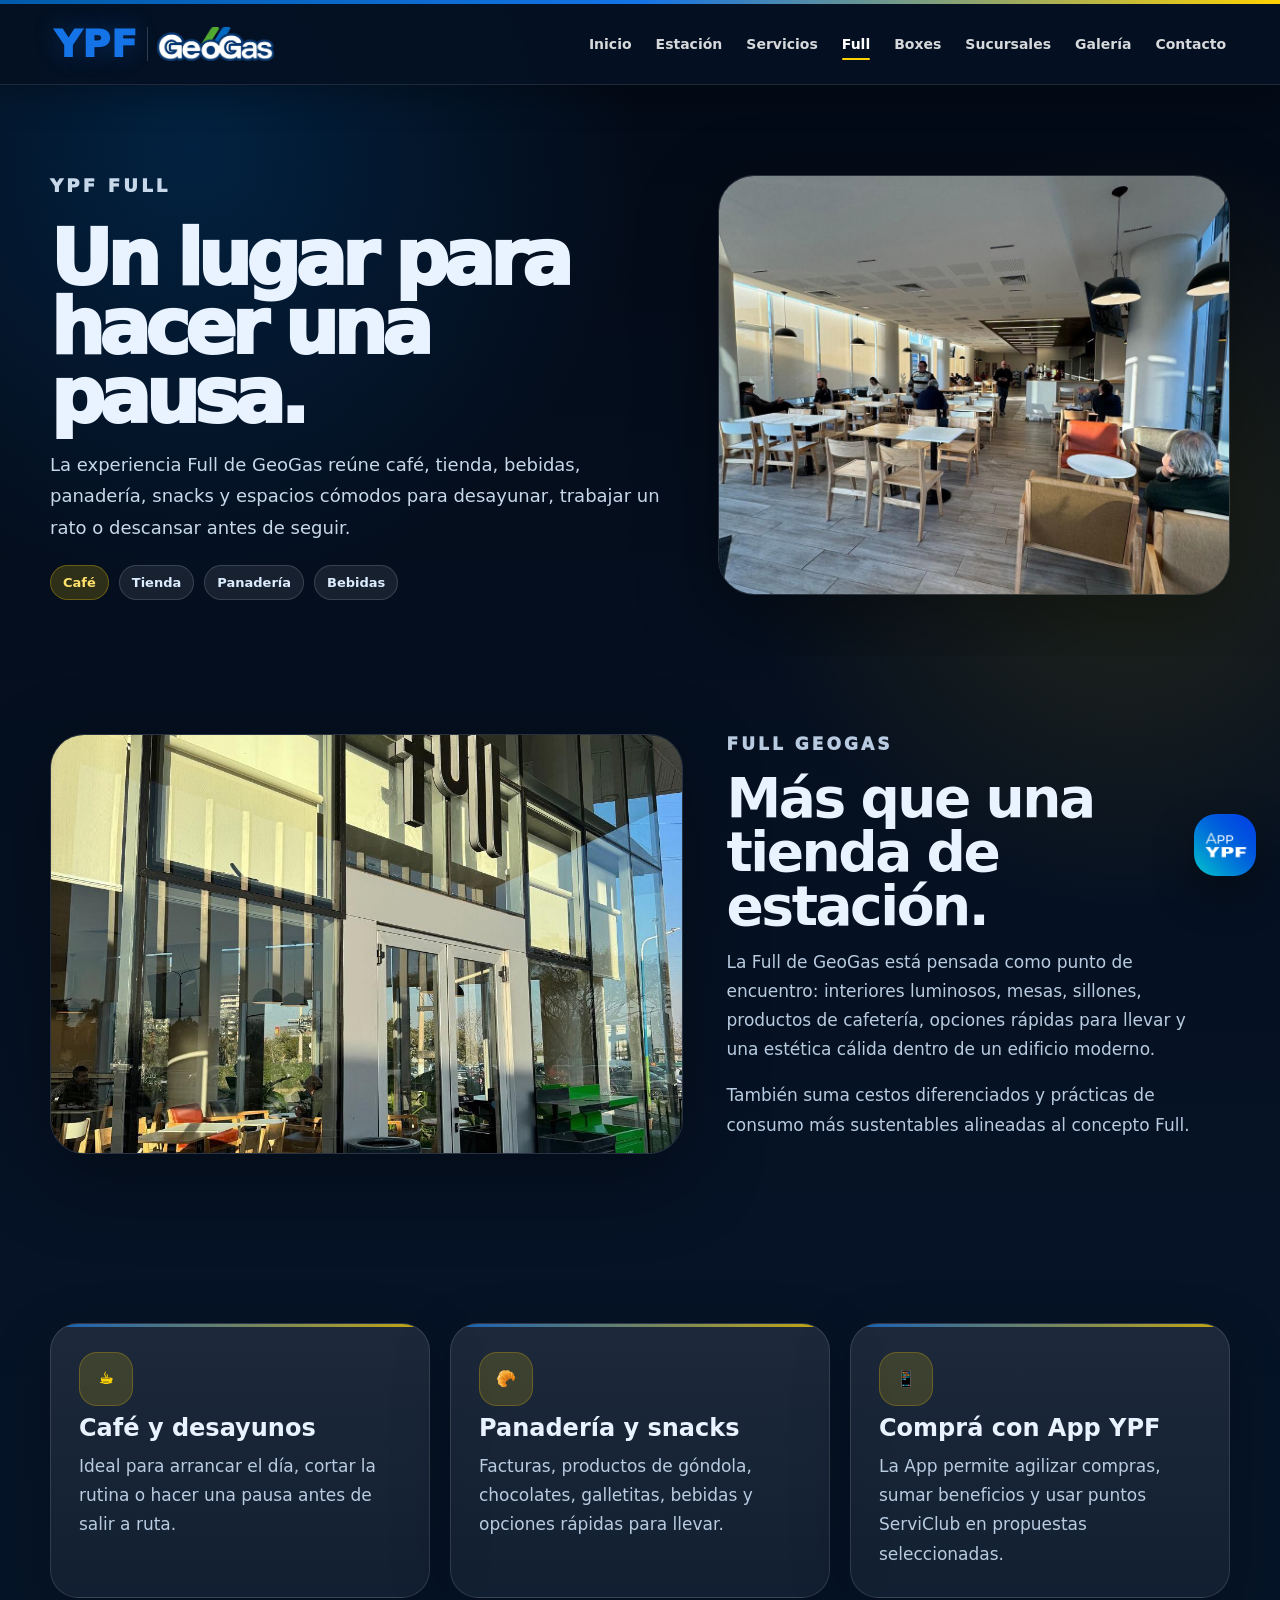
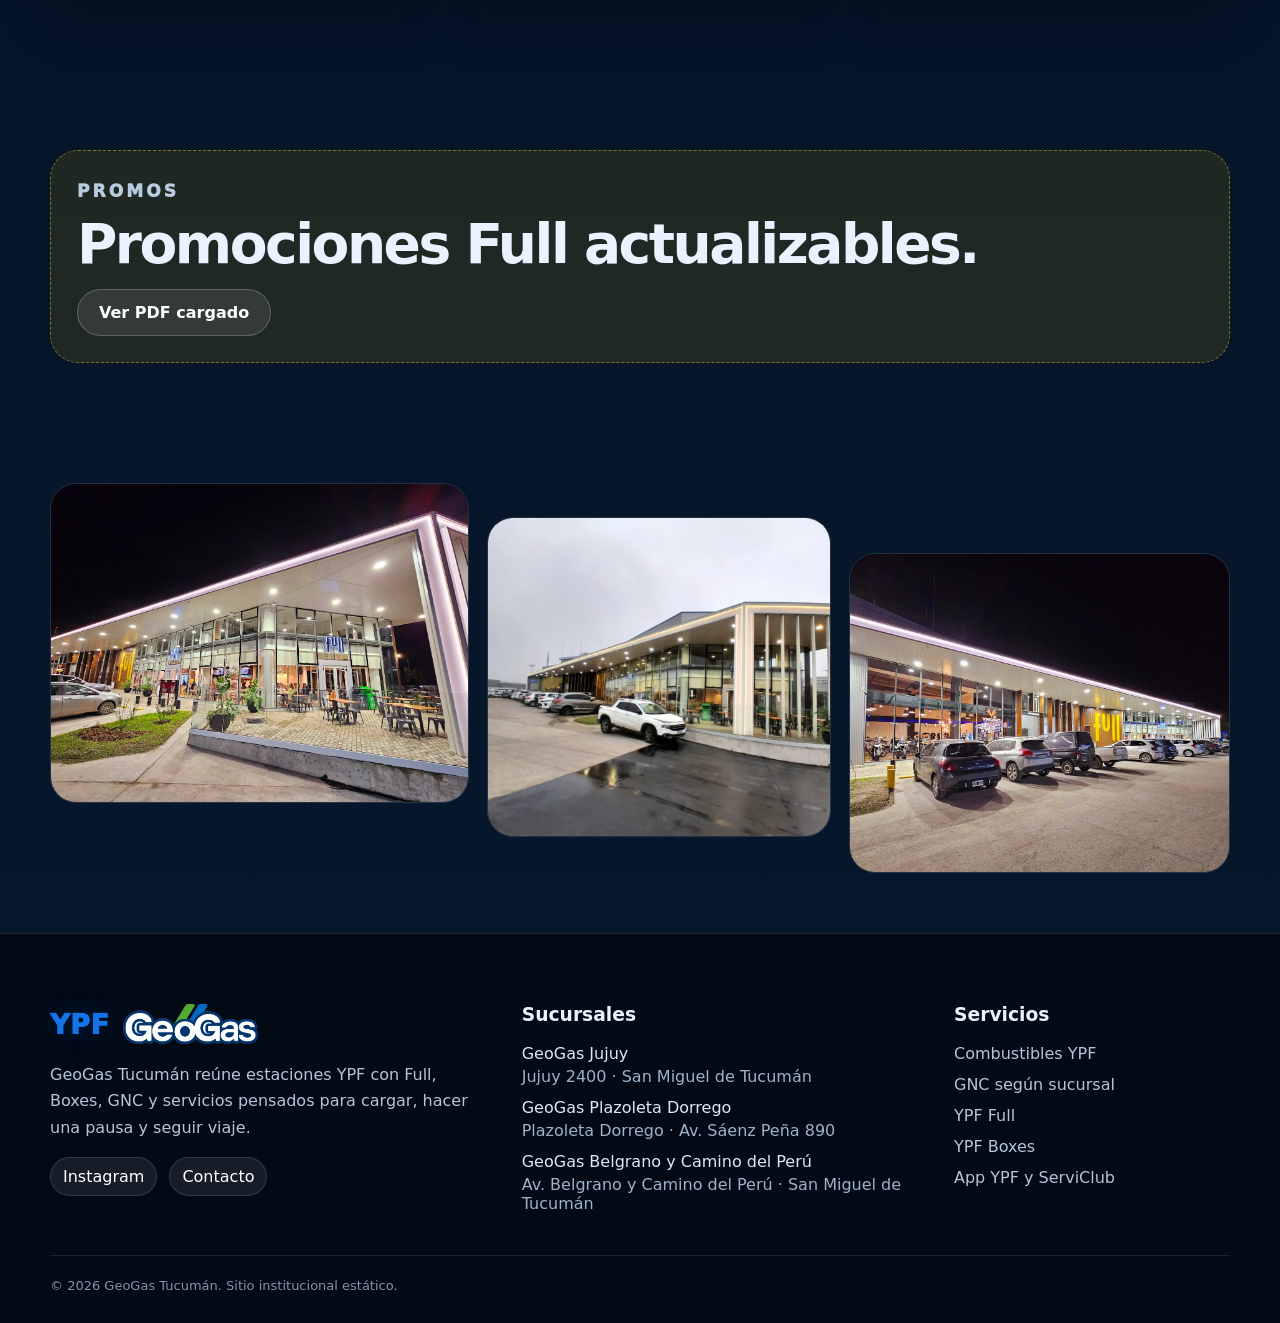
<file: full.html>
<!DOCTYPE html>
<html lang="es">
<head>
  <meta charset="UTF-8">
  <meta name="viewport" content="width=device-width, initial-scale=1.0">
  <title>YPF Full GeoGas Tucumán</title>
  <meta name="description" content="Cafetería, tienda y espacio de descanso en YPF Full GeoGas Tucumán.">
  <link rel="icon" href="assets/img/favicon.ico" type="image/svg+xml">
  <link rel="preload" href="assets/css/styles.css" as="style">
  <link rel="stylesheet" href="assets/css/styles.css">
</head>
<body class="">

    <header class="site-header" data-header>
      <div class="topbar"></div>
      <div class="nav-shell">
        <a class="brand" href="index.html" aria-label="GeoGas Tucumán - Inicio">
          <span class="ypf-wordmark">YPF</span>
          <span class="brand-divider"></span>
          <img src="assets/img/logo-geogas.png" alt="GeoGas" class="brand-logo">
        </a>
        <button class="menu-toggle" type="button" data-menu-toggle aria-label="Abrir menú">
          <span></span><span></span><span></span>
        </button>
        <nav class="nav-menu" data-nav-menu aria-label="Navegación principal">
            <a class="nav-link" href="index.html">Inicio</a>
            <a class="nav-link" href="estacion.html">Estación</a>
            <a class="nav-link" href="servicios.html">Servicios</a>
            <a class="nav-link active" href="full.html">Full</a>
            <a class="nav-link" href="boxes.html">Boxes</a>
            <a class="nav-link" href="sucursales.html">Sucursales</a>
            <a class="nav-link" href="galeria.html">Galería</a>
            <a class="nav-link" href="contacto.html">Contacto</a>
        </nav>
      </div>
    </header>

  <main class="page-main">

<section class="page-hero">
  <div class="container">
    <div class="reveal visible"><p class="kicker">YPF Full</p><h1>Un lugar para hacer una pausa.</h1><p>La experiencia Full de GeoGas reúne café, tienda, bebidas, panadería, snacks y espacios cómodos para desayunar, trabajar un rato o descansar antes de seguir.</p><div class="badge-row"><span class="badge yellow">Café</span><span class="badge">Tienda</span><span class="badge">Panadería</span><span class="badge">Bebidas</span></div></div>
    <div class="page-hero-img reveal visible"><img src="assets/img/full-interior.jpg" alt="Interior de YPF Full GeoGas"></div>
  </div>
</section>
<section class="section tight"><div class="container feature"><div class="feature-img reveal"><img src="assets/img/full-entrada.jpg" alt="Entrada YPF Full GeoGas"></div><div class="feature-panel reveal"><p class="kicker">Full GeoGas</p><h2>Más que una tienda de estación.</h2><p>La Full de GeoGas está pensada como punto de encuentro: interiores luminosos, mesas, sillones, productos de cafetería, opciones rápidas para llevar y una estética cálida dentro de un edificio moderno.</p><p>También suma cestos diferenciados y prácticas de consumo más sustentables alineadas al concepto Full.</p></div></div></section>
<section class="section"><div class="container grid-3">
  <article class="card reveal"><div class="icon-pill">☕</div><h3>Café y desayunos</h3><p>Ideal para arrancar el día, cortar la rutina o hacer una pausa antes de salir a ruta.</p></article>
  <article class="card reveal"><div class="icon-pill">🥐</div><h3>Panadería y snacks</h3><p>Facturas, productos de góndola, chocolates, galletitas, bebidas y opciones rápidas para llevar.</p></article>
  <article class="card reveal"><div class="icon-pill">📱</div><h3>Comprá con App YPF</h3><p>La App permite agilizar compras, sumar beneficios y usar puntos ServiClub en propuestas seleccionadas.</p></article>
</div></section>
<section class="section tight"><div class="container promo-note reveal"><p class="kicker">Promos</p><h2>Promociones Full actualizables.</h2><p></p><a class="btn secondary" href="assets/docs/Full-sale.pdf" target="_blank" rel="noopener">Ver PDF cargado</a></div></section>
<section class="section tight"><div class="container image-band reveal"><img src="assets/img/full-vidriado-noche.jpg" alt="Full GeoGas noche"><img src="assets/img/full-exterior-dia.jpg" alt="Full GeoGas día"><img src="assets/img/full-exterior-noche.jpg" alt="Full exterior noche"></div></section>

  </main>

    <footer class="site-footer">
      <div class="footer-grid container">
        <div>
          <div class="footer-brand"><span class="ypf-wordmark small">YPF</span><img src="assets/img/logo-geogas.png" alt="GeoGas"></div>
          <p>GeoGas Tucumán reúne estaciones YPF con Full, Boxes, GNC y servicios pensados para cargar, hacer una pausa y seguir viaje.</p>
          <div class="social-row">
            <a href="https://www.instagram.com/geogastucuman/" target="_blank" rel="noopener">Instagram</a>
            <a href="contacto.html">Contacto</a>
          </div>
        </div>
        <div>
          <h3>Sucursales</h3>
          <ul class="footer-list">
          <li>
            <span>GeoGas Jujuy</span>
            <a href="https://maps.app.goo.gl/bTcDMDbGpbdiC7qn9" target="_blank" rel="noopener">Jujuy 2400 · San Miguel de Tucumán</a>
          </li>
          <li>
            <span>GeoGas Plazoleta Dorrego</span>
            <a href="https://www.google.com/maps/search/?api=1&query=GeoGas+Plazoleta+Dorrego+Av+Saenz+Peña+890+Tucuman" target="_blank" rel="noopener">Plazoleta Dorrego · Av. Sáenz Peña 890</a>
          </li>
          <li>
            <span>GeoGas Belgrano y Camino del Perú</span>
            <a href="https://maps.app.goo.gl/crHmd28jE6MBMd9f6" target="_blank" rel="noopener">Av. Belgrano y Camino del Perú · San Miguel de Tucumán</a>
          </li></ul>
        </div>
        <div>
          <h3>Servicios</h3>
          <ul class="footer-list compact">
            <li>Combustibles YPF</li>
            <li>GNC según sucursal</li>
            <li>YPF Full</li>
            <li>YPF Boxes</li>
            <li>App YPF y ServiClub</li>
          </ul>
        </div>
      </div>
      <div class="footer-bottom container">
        <span>© 2026 GeoGas Tucumán. Sitio institucional estático.</span>
      </div>
    </footer>
   <a class="floating-app-ypf"
   href="https://app.ypf.com/"
   target="_blank"
   rel="noopener"
   aria-label="Abrir App YPF">
  <img src="assets/img/AppYPF.png" alt="App YPF">
</a>
    <script src="assets/js/main.js"></script>

</body>
</html>
</file>
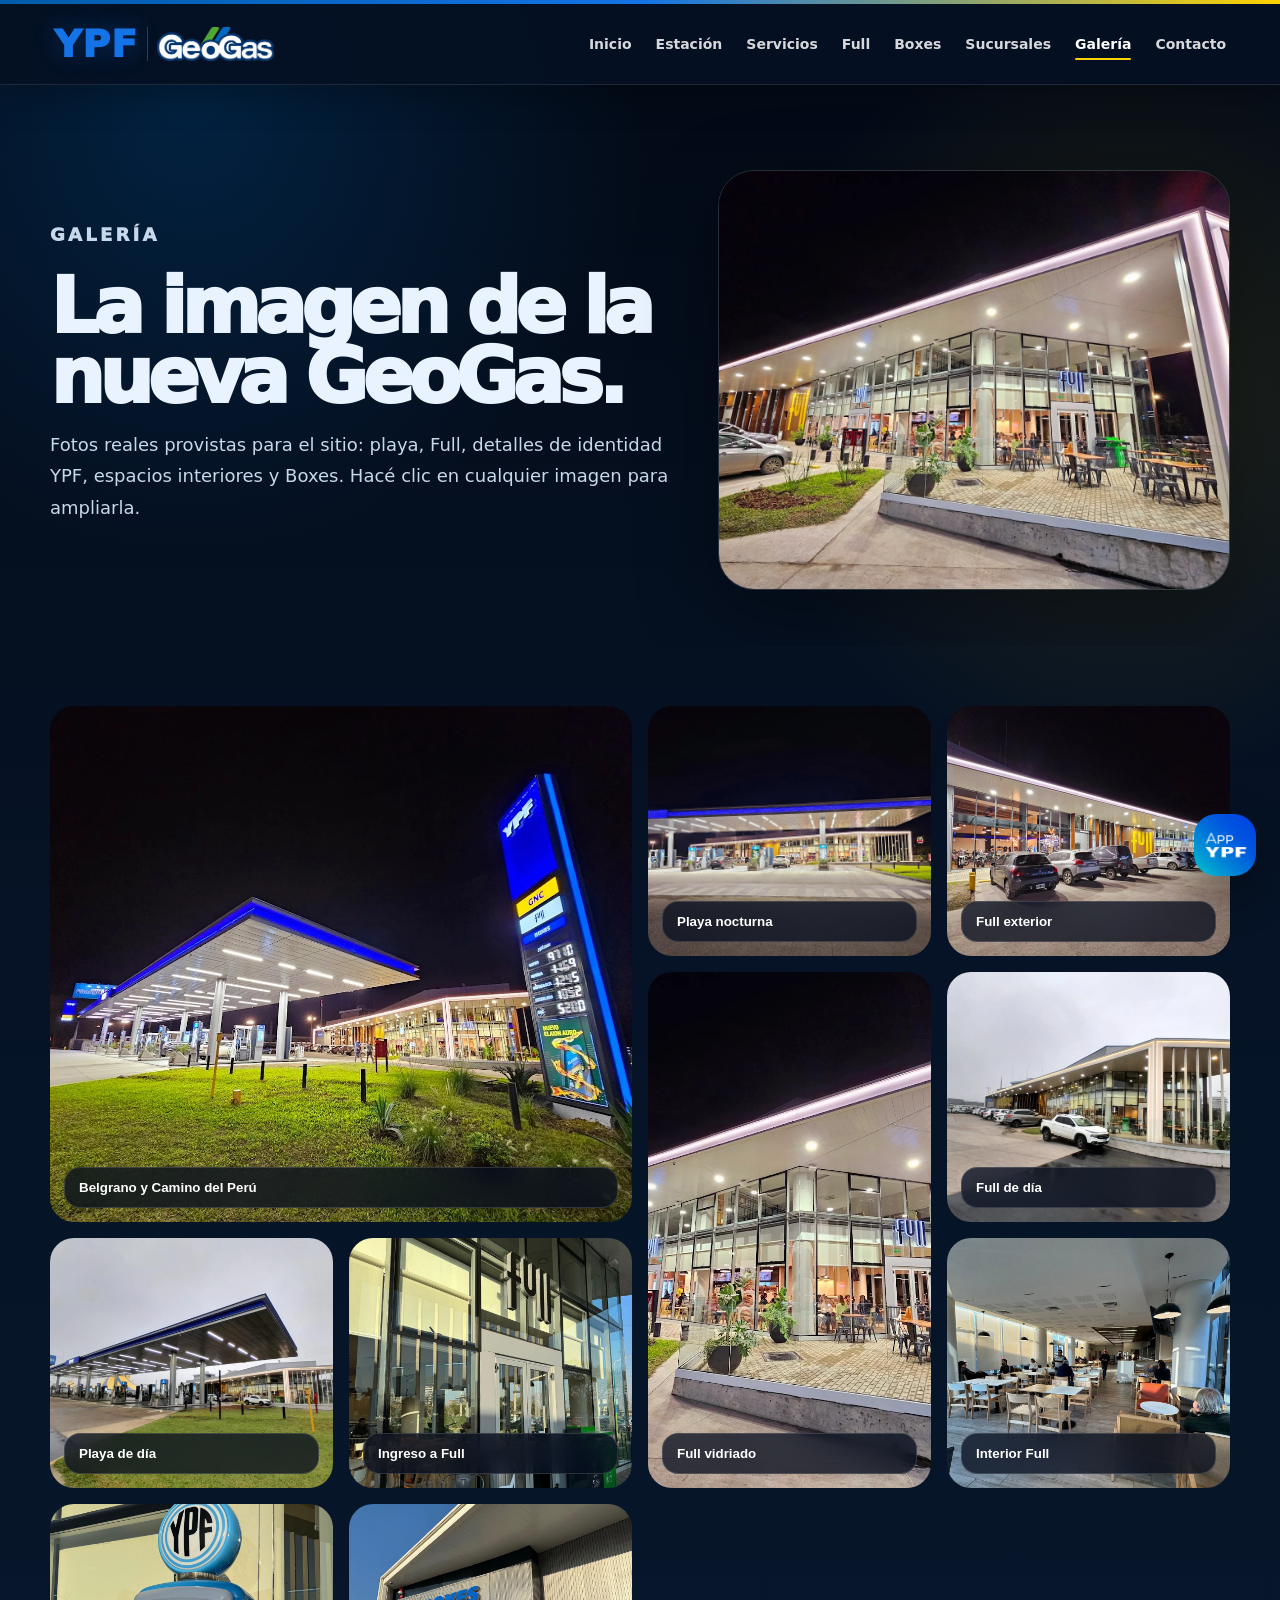
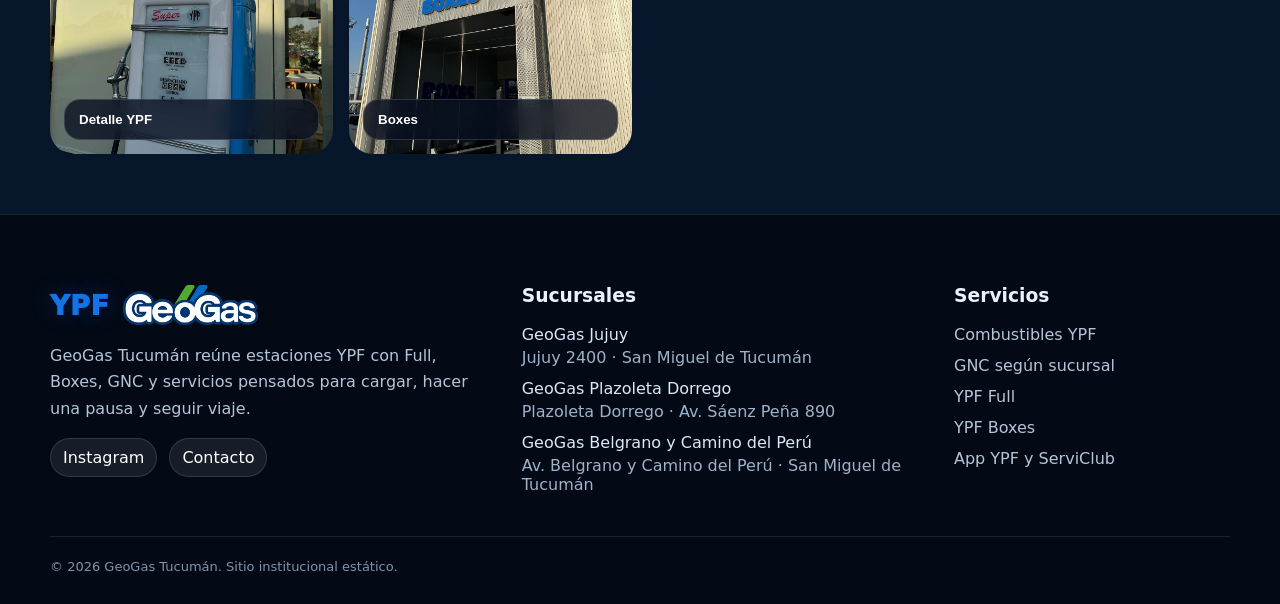
<file: galeria.html>
<!DOCTYPE html>
<html lang="es">
<head>
  <meta charset="UTF-8">
  <meta name="viewport" content="width=device-width, initial-scale=1.0">
  <title>Galería GeoGas Tucumán</title>
  <meta name="description" content="Galería de imágenes de GeoGas Tucumán y la estación YPF de Belgrano y Camino del Perú.">
  <link rel="icon" href="assets/img/favicon.ico" type="image/svg+xml">
  <link rel="preload" href="assets/css/styles.css" as="style">
  <link rel="stylesheet" href="assets/css/styles.css">
</head>
<body class="">

    <header class="site-header" data-header>
      <div class="topbar"></div>
      <div class="nav-shell">
        <a class="brand" href="index.html" aria-label="GeoGas Tucumán - Inicio">
          <span class="ypf-wordmark">YPF</span>
          <span class="brand-divider"></span>
          <img src="assets/img/logo-geogas.png" alt="GeoGas" class="brand-logo">
        </a>
        <button class="menu-toggle" type="button" data-menu-toggle aria-label="Abrir menú">
          <span></span><span></span><span></span>
        </button>
        <nav class="nav-menu" data-nav-menu aria-label="Navegación principal">
            <a class="nav-link" href="index.html">Inicio</a>
            <a class="nav-link" href="estacion.html">Estación</a>
            <a class="nav-link" href="servicios.html">Servicios</a>
            <a class="nav-link" href="full.html">Full</a>
            <a class="nav-link" href="boxes.html">Boxes</a>
            <a class="nav-link" href="sucursales.html">Sucursales</a>
            <a class="nav-link active" href="galeria.html">Galería</a>
            <a class="nav-link" href="contacto.html">Contacto</a>
        </nav>
      </div>
    </header>

  <main class="page-main">

<section class="page-hero">
  <div class="container">
    <div class="reveal visible"><p class="kicker">Galería</p><h1>La imagen de la nueva GeoGas.</h1><p>Fotos reales provistas para el sitio: playa, Full, detalles de identidad YPF, espacios interiores y Boxes. Hacé clic en cualquier imagen para ampliarla.</p></div>
    <div class="page-hero-img reveal visible"><img src="assets/img/full-vidriado-noche.jpg" alt="GeoGas Galería"></div>
  </div>
</section>
<section class="section tight"><div class="container gallery-grid"><button class="gallery-item large reveal" data-lightbox><img src="assets/img/hero-belgrano-camino.jpg" alt="Belgrano y Camino del Perú"><span class="gallery-caption">Belgrano y Camino del Perú</span></button><button class="gallery-item  reveal" data-lightbox><img src="assets/img/playa-nocturna-frente.jpg" alt="Playa nocturna"><span class="gallery-caption">Playa nocturna</span></button><button class="gallery-item  reveal" data-lightbox><img src="assets/img/full-exterior-noche.jpg" alt="Full exterior"><span class="gallery-caption">Full exterior</span></button><button class="gallery-item tall reveal" data-lightbox><img src="assets/img/full-vidriado-noche.jpg" alt="Full vidriado"><span class="gallery-caption">Full vidriado</span></button><button class="gallery-item  reveal" data-lightbox><img src="assets/img/full-exterior-dia.jpg" alt="Full de día"><span class="gallery-caption">Full de día</span></button><button class="gallery-item  reveal" data-lightbox><img src="assets/img/playa-dia.jpg" alt="Playa de día"><span class="gallery-caption">Playa de día</span></button><button class="gallery-item  reveal" data-lightbox><img src="assets/img/full-entrada.jpg" alt="Ingreso a Full"><span class="gallery-caption">Ingreso a Full</span></button><button class="gallery-item  reveal" data-lightbox><img src="assets/img/full-interior.jpg" alt="Interior Full"><span class="gallery-caption">Interior Full</span></button><button class="gallery-item  reveal" data-lightbox><img src="assets/img/detalle-surtidor-ypf.jpg" alt="Detalle YPF"><span class="gallery-caption">Detalle YPF</span></button><button class="gallery-item  reveal" data-lightbox><img src="assets/img/boxes-geogas.jpg" alt="Boxes"><span class="gallery-caption">Boxes</span></button></div></section>

  </main>

    <footer class="site-footer">
      <div class="footer-grid container">
        <div>
          <div class="footer-brand"><span class="ypf-wordmark small">YPF</span><img src="assets/img/logo-geogas.png" alt="GeoGas"></div>
          <p>GeoGas Tucumán reúne estaciones YPF con Full, Boxes, GNC y servicios pensados para cargar, hacer una pausa y seguir viaje.</p>
          <div class="social-row">
            <a href="https://www.instagram.com/geogastucuman/" target="_blank" rel="noopener">Instagram</a>
            <a href="contacto.html">Contacto</a>
          </div>
        </div>
        <div>
          <h3>Sucursales</h3>
          <ul class="footer-list">
          <li>
            <span>GeoGas Jujuy</span>
            <a href="https://www.google.com/maps/search/?api=1&query=GeoGas+Jujuy+2400+San+Miguel+de+Tucuman" target="_blank" rel="noopener">Jujuy 2400 · San Miguel de Tucumán</a>
          </li>
          <li>
            <span>GeoGas Plazoleta Dorrego</span>
            <a href="https://www.google.com/maps/search/?api=1&query=GeoGas+Plazoleta+Dorrego+Av+Saenz+Peña+890+Tucuman" target="_blank" rel="noopener">Plazoleta Dorrego · Av. Sáenz Peña 890</a>
          </li>
          <li>
            <span>GeoGas Belgrano y Camino del Perú</span>
            <a href="https://maps.app.goo.gl/crHmd28jE6MBMd9f6" target="_blank" rel="noopener">Av. Belgrano y Camino del Perú · San Miguel de Tucumán</a>
          </li></ul>
        </div>
        <div>
          <h3>Servicios</h3>
          <ul class="footer-list compact">
            <li>Combustibles YPF</li>
            <li>GNC según sucursal</li>
            <li>YPF Full</li>
            <li>YPF Boxes</li>
            <li>App YPF y ServiClub</li>
          </ul>
        </div>
      </div>
      <div class="footer-bottom container">
        <span>© 2026 GeoGas Tucumán. Sitio institucional estático.</span>
      </div>
    </footer>
    <a class="floating-app-ypf"
   href="https://app.ypf.com/"
   target="_blank"
   rel="noopener"
   aria-label="Abrir App YPF">
  <img src="assets/img/AppYPF.png" alt="App YPF">
</a>
    <script src="assets/js/main.js"></script>

</body>
</html>
</file>
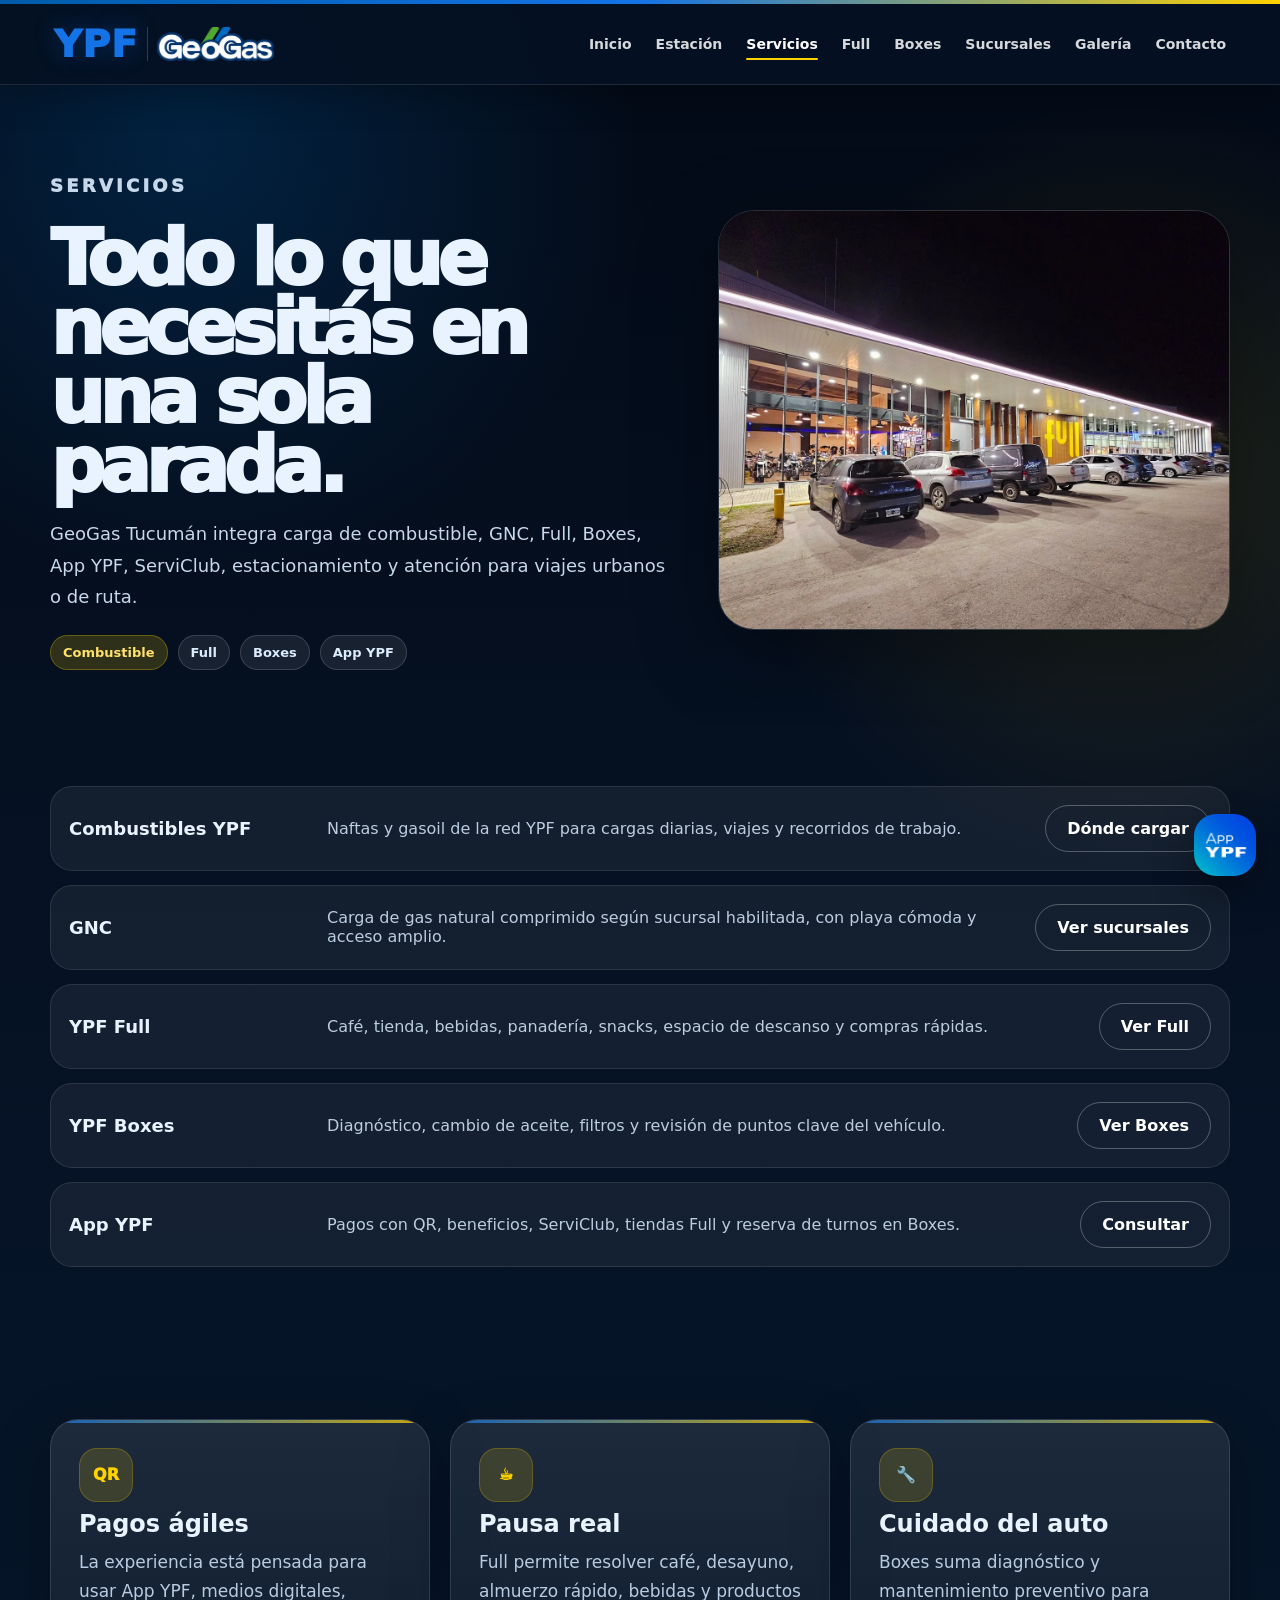
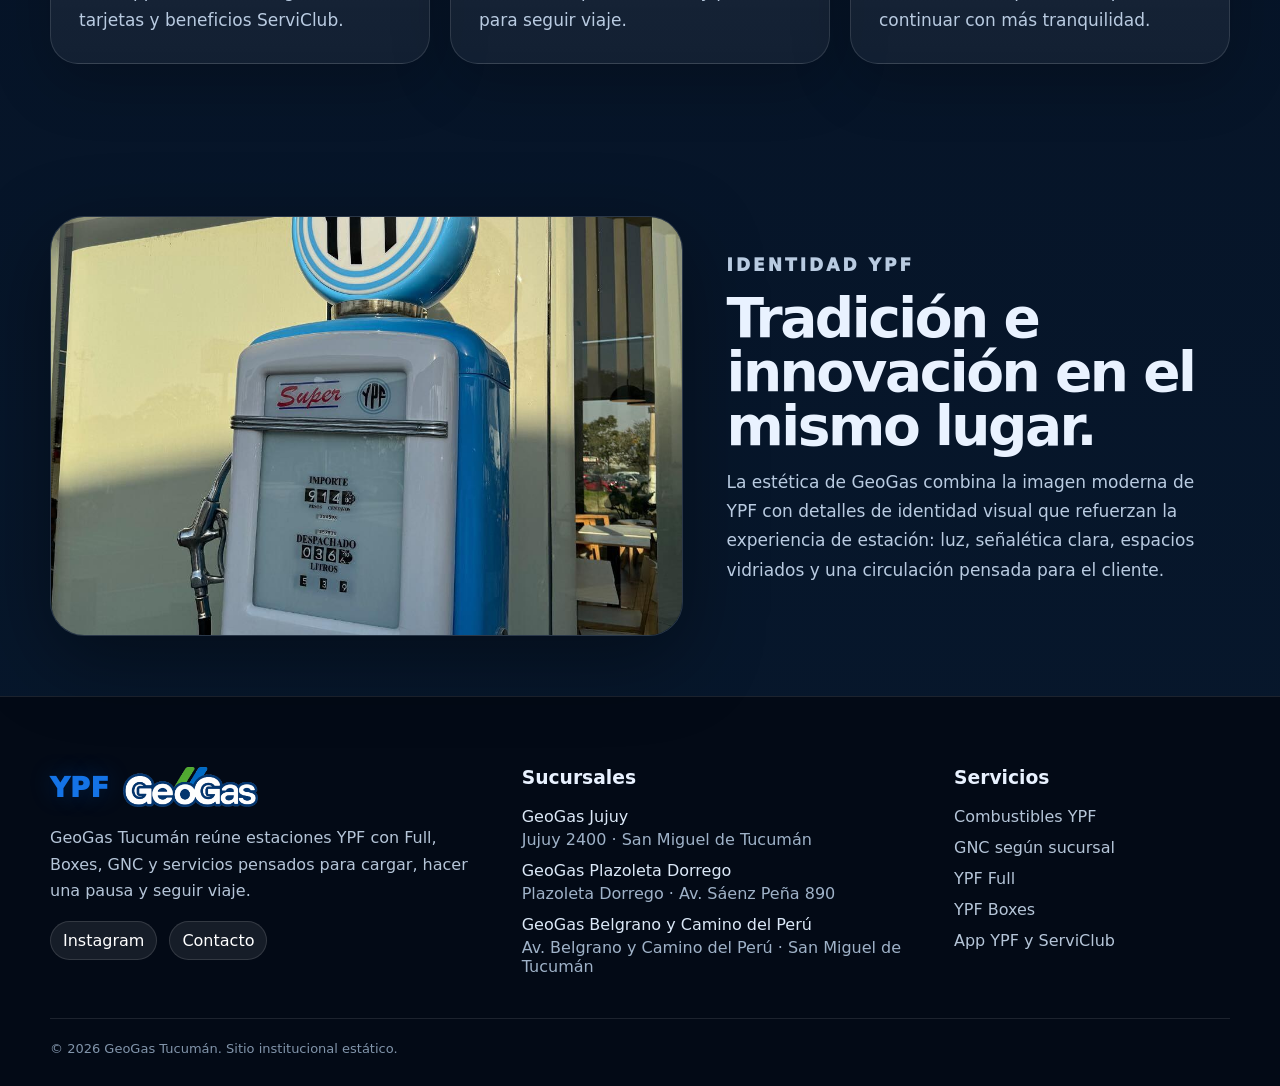
<file: servicios.html>
<!DOCTYPE html>
<html lang="es">
<head>
  <meta charset="UTF-8">
  <meta name="viewport" content="width=device-width, initial-scale=1.0">
  <title>Servicios GeoGas Tucumán | YPF Full Boxes GNC</title>
  <meta name="description" content="Servicios de GeoGas Tucumán: combustibles YPF, GNC, Full, Boxes, App YPF y ServiClub.">
  <link rel="icon" href="assets/img/favicon.ico" type="image/svg+xml">
  <link rel="preload" href="assets/css/styles.css" as="style">
  <link rel="stylesheet" href="assets/css/styles.css">
</head>
<body class="">

    <header class="site-header" data-header>
      <div class="topbar"></div>
      <div class="nav-shell">
        <a class="brand" href="index.html" aria-label="GeoGas Tucumán - Inicio">
          <span class="ypf-wordmark">YPF</span>
          <span class="brand-divider"></span>
          <img src="assets/img/logo-geogas.png" alt="GeoGas" class="brand-logo">
        </a>
        <button class="menu-toggle" type="button" data-menu-toggle aria-label="Abrir menú">
          <span></span><span></span><span></span>
        </button>
        <nav class="nav-menu" data-nav-menu aria-label="Navegación principal">
            <a class="nav-link" href="index.html">Inicio</a>
            <a class="nav-link" href="estacion.html">Estación</a>
            <a class="nav-link active" href="servicios.html">Servicios</a>
            <a class="nav-link" href="full.html">Full</a>
            <a class="nav-link" href="boxes.html">Boxes</a>
            <a class="nav-link" href="sucursales.html">Sucursales</a>
            <a class="nav-link" href="galeria.html">Galería</a>
            <a class="nav-link" href="contacto.html">Contacto</a>
        </nav>
      </div>
    </header>

  <main class="page-main">

<section class="page-hero">
  <div class="container">
    <div class="reveal visible"><p class="kicker">Servicios</p><h1>Todo lo que necesitás en una sola parada.</h1><p>GeoGas Tucumán integra carga de combustible, GNC, Full, Boxes, App YPF, ServiClub, estacionamiento y atención para viajes urbanos o de ruta.</p><div class="badge-row"><span class="badge yellow">Combustible</span><span class="badge">Full</span><span class="badge">Boxes</span><span class="badge">App YPF</span></div></div>
    <div class="page-hero-img reveal visible"><img src="assets/img/full-exterior-noche.jpg" alt="Servicios GeoGas Tucumán"></div>
  </div>
</section>
<section class="section tight"><div class="container service-table reveal">
  <div class="service-row"><strong>Combustibles YPF</strong><span>Naftas y gasoil de la red YPF para cargas diarias, viajes y recorridos de trabajo.</span><a class="btn ghost" href="sucursales.html">Dónde cargar</a></div>
  <div class="service-row"><strong>GNC</strong><span>Carga de gas natural comprimido según sucursal habilitada, con playa cómoda y acceso amplio.</span><a class="btn ghost" href="sucursales.html">Ver sucursales</a></div>
  <div class="service-row"><strong>YPF Full</strong><span>Café, tienda, bebidas, panadería, snacks, espacio de descanso y compras rápidas.</span><a class="btn ghost" href="full.html">Ver Full</a></div>
  <div class="service-row"><strong>YPF Boxes</strong><span>Diagnóstico, cambio de aceite, filtros y revisión de puntos clave del vehículo.</span><a class="btn ghost" href="boxes.html">Ver Boxes</a></div>
  <div class="service-row"><strong>App YPF</strong><span>Pagos con QR, beneficios, ServiClub, tiendas Full y reserva de turnos en Boxes.</span><a class="btn ghost" href="contacto.html">Consultar</a></div>
</div></section>
<section class="section"><div class="container grid-3">
  <article class="card reveal"><div class="icon-pill">QR</div><h3>Pagos ágiles</h3><p>La experiencia está pensada para usar App YPF, medios digitales, tarjetas y beneficios ServiClub.</p></article>
  <article class="card reveal"><div class="icon-pill">☕</div><h3>Pausa real</h3><p>Full permite resolver café, desayuno, almuerzo rápido, bebidas y productos para seguir viaje.</p></article>
  <article class="card reveal"><div class="icon-pill">🔧</div><h3>Cuidado del auto</h3><p>Boxes suma diagnóstico y mantenimiento preventivo para continuar con más tranquilidad.</p></article>
</div></section>
<section class="section tight"><div class="container feature"><div class="feature-img reveal"><img src="assets/img/detalle-surtidor-ypf.jpg" alt="Detalle histórico YPF"></div><div class="feature-panel reveal"><p class="kicker">Identidad YPF</p><h2>Tradición e innovación en el mismo lugar.</h2><p>La estética de GeoGas combina la imagen moderna de YPF con detalles de identidad visual que refuerzan la experiencia de estación: luz, señalética clara, espacios vidriados y una circulación pensada para el cliente.</p></div></div></section>

  </main>

    <footer class="site-footer">
      <div class="footer-grid container">
        <div>
          <div class="footer-brand"><span class="ypf-wordmark small">YPF</span><img src="assets/img/logo-geogas.png" alt="GeoGas"></div>
          <p>GeoGas Tucumán reúne estaciones YPF con Full, Boxes, GNC y servicios pensados para cargar, hacer una pausa y seguir viaje.</p>
          <div class="social-row">
            <a href="https://www.instagram.com/geogastucuman/" target="_blank" rel="noopener">Instagram</a>
            <a href="contacto.html">Contacto</a>
          </div>
        </div>
        <div>
          <h3>Sucursales</h3>
          <ul class="footer-list">
          <li>
            <span>GeoGas Jujuy</span>
            <a href="https://maps.app.goo.gl/bTcDMDbGpbdiC7qn9" target="_blank" rel="noopener">Jujuy 2400 · San Miguel de Tucumán</a>
          </li>
          <li>
            <span>GeoGas Plazoleta Dorrego</span>
            <a href="https://www.google.com/maps/search/?api=1&query=GeoGas+Plazoleta+Dorrego+Av+Saenz+Peña+890+Tucuman" target="_blank" rel="noopener">Plazoleta Dorrego · Av. Sáenz Peña 890</a>
          </li>
          <li>
            <span>GeoGas Belgrano y Camino del Perú</span>
            <a href="https://maps.app.goo.gl/crHmd28jE6MBMd9f6" target="_blank" rel="noopener">Av. Belgrano y Camino del Perú · San Miguel de Tucumán</a>
          </li></ul>
        </div>
        <div>
          <h3>Servicios</h3>
          <ul class="footer-list compact">
            <li>Combustibles YPF</li>
            <li>GNC según sucursal</li>
            <li>YPF Full</li>
            <li>YPF Boxes</li>
            <li>App YPF y ServiClub</li>
          </ul>
        </div>
      </div>
      <div class="footer-bottom container">
        <span>© 2026 GeoGas Tucumán. Sitio institucional estático.</span>
      </div>
    </footer>
    <a class="floating-app-ypf"
   href="https://app.ypf.com/"
   target="_blank"
   rel="noopener"
   aria-label="Abrir App YPF">
  <img src="assets/img/AppYPF.png" alt="App YPF">
</a>
    <script src="assets/js/main.js"></script>

</body>
</html>
</file>
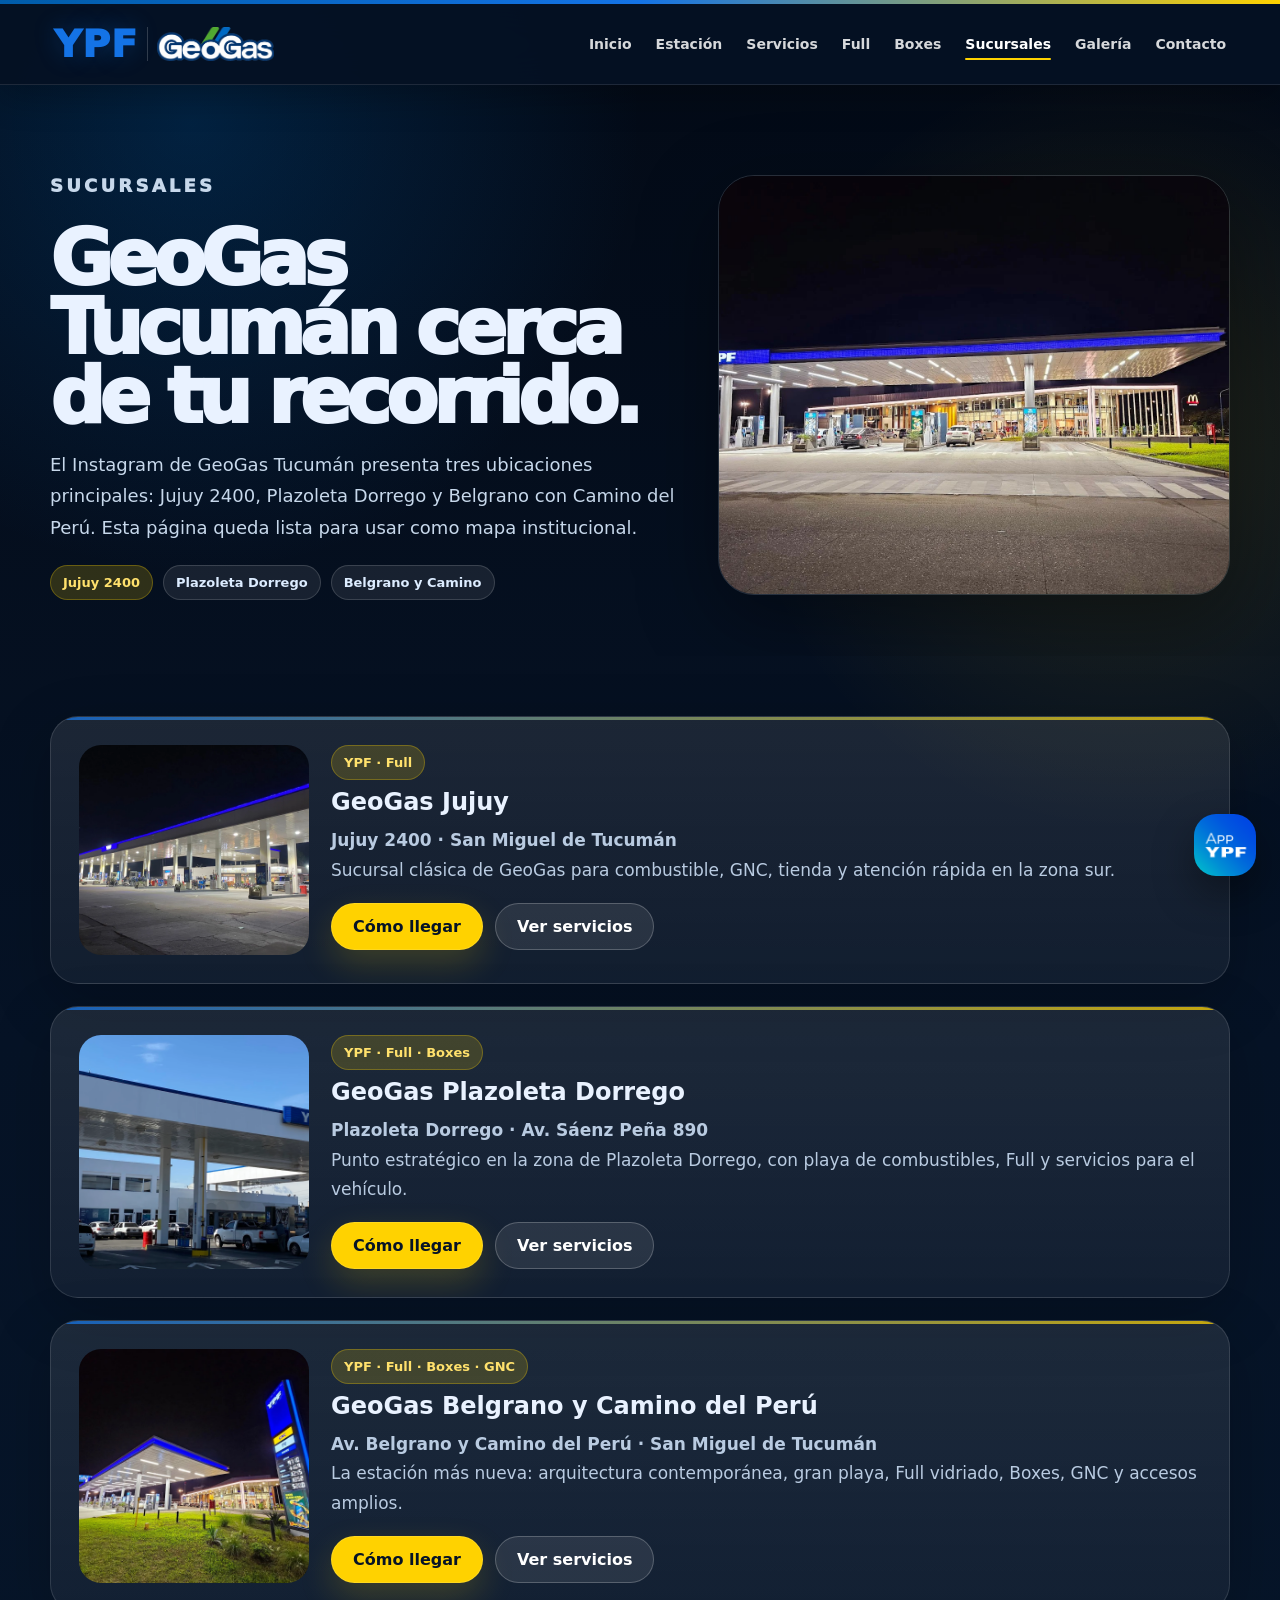
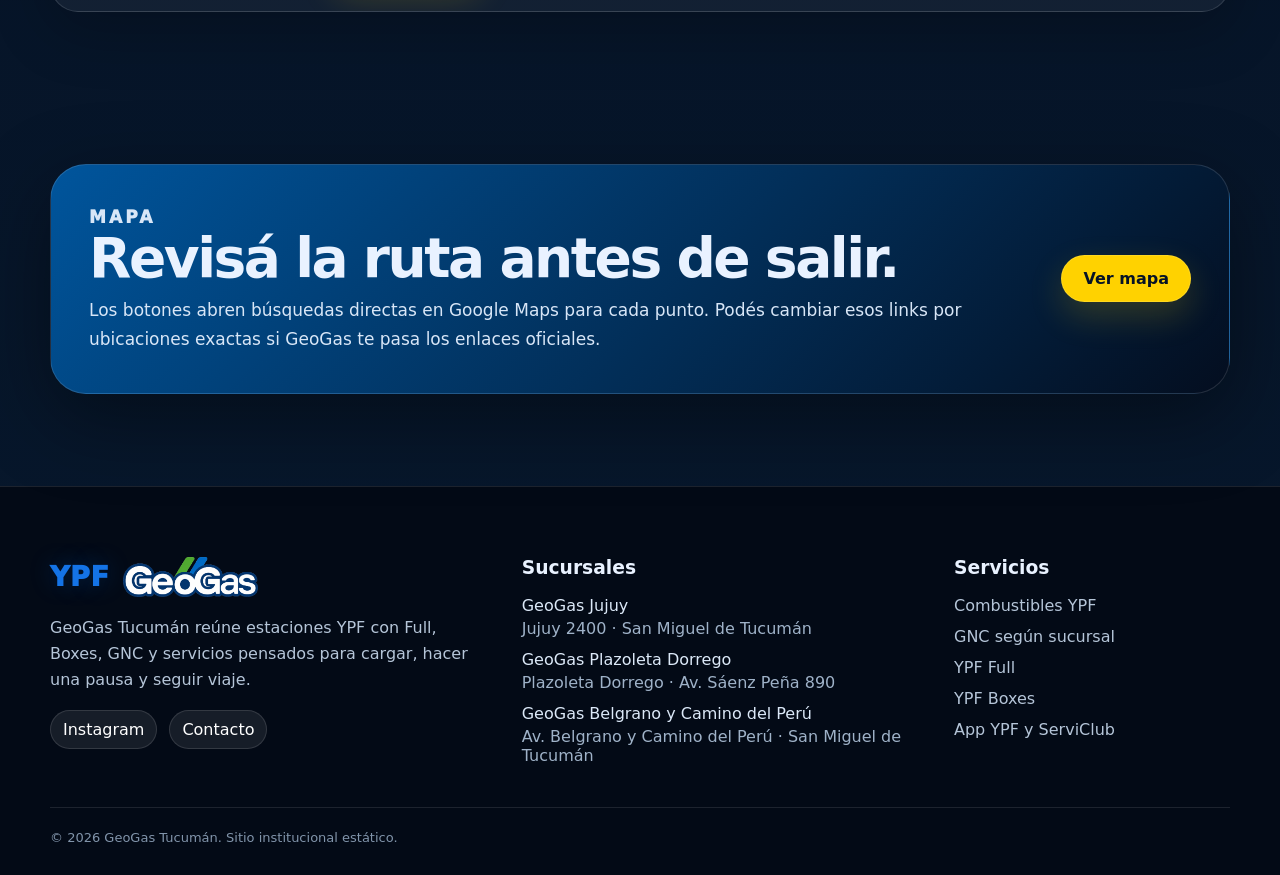
<file: sucursales.html>
<!DOCTYPE html>
<html lang="es">
<head>
  <meta charset="UTF-8">
  <meta name="viewport" content="width=device-width, initial-scale=1.0">
  <title>Sucursales GeoGas Tucumán</title>
  <meta name="description" content="Sucursales de GeoGas Tucumán: Jujuy 2400, Plazoleta Dorrego y Av. Belgrano con Camino del Perú.">
  <link rel="icon" href="assets/img/favicon.ico" type="image/svg+xml">
  <link rel="preload" href="assets/css/styles.css" as="style">
  <link rel="stylesheet" href="assets/css/styles.css">
</head>
<body class="">

    <header class="site-header" data-header>
      <div class="topbar"></div>
      <div class="nav-shell">
        <a class="brand" href="index.html" aria-label="GeoGas Tucumán - Inicio">
          <span class="ypf-wordmark">YPF</span>
          <span class="brand-divider"></span>
          <img src="assets/img/logo-geogas.png" alt="GeoGas" class="brand-logo">
        </a>
        <button class="menu-toggle" type="button" data-menu-toggle aria-label="Abrir menú">
          <span></span><span></span><span></span>
        </button>
        <nav class="nav-menu" data-nav-menu aria-label="Navegación principal">
            <a class="nav-link" href="index.html">Inicio</a>
            <a class="nav-link" href="estacion.html">Estación</a>
            <a class="nav-link" href="servicios.html">Servicios</a>
            <a class="nav-link" href="full.html">Full</a>
            <a class="nav-link" href="boxes.html">Boxes</a>
            <a class="nav-link active" href="sucursales.html">Sucursales</a>
            <a class="nav-link" href="galeria.html">Galería</a>
            <a class="nav-link" href="contacto.html">Contacto</a>
        </nav>
      </div>
    </header>

  <main class="page-main">

<section class="page-hero">
  <div class="container">
    <div class="reveal visible"><p class="kicker">Sucursales</p><h1>GeoGas Tucumán cerca de tu recorrido.</h1><p>El Instagram de GeoGas Tucumán presenta tres ubicaciones principales: Jujuy 2400, Plazoleta Dorrego y Belgrano con Camino del Perú. Esta página queda lista para usar como mapa institucional.</p><div class="badge-row"><span class="badge yellow">Jujuy 2400</span><span class="badge">Plazoleta Dorrego</span><span class="badge">Belgrano y Camino</span></div></div>
    <div class="page-hero-img reveal visible"><img src="assets/img/playa-nocturna-frente.jpg" alt="Sucursal GeoGas Tucumán"></div>
  </div>
</section>
<section class="section tight"><div class="container" style="display:grid;gap:22px">
<article class="branch-card card reveal">
  <img src="assets/img/YPFjujuy.jpg" alt="GeoGas Jujuy">
  <div>
    <span class="badge yellow">YPF · Full</span>
    <h3>GeoGas Jujuy</h3>
    <p><strong>Jujuy 2400 · San Miguel de Tucumán</strong></p>
    <p>Sucursal clásica de GeoGas para combustible, GNC, tienda y atención rápida en la zona sur.</p>
    <div class="actions">
      <a class="btn" href="https://maps.app.goo.gl/bTcDMDbGpbdiC7qn9" target="_blank" rel="noopener">Cómo llegar</a>
      <a class="btn secondary" href="servicios.html">Ver servicios</a>
    </div>
  </div>
</article>

<article class="branch-card card reveal">
  <img src="assets/img/YPFdorrego.jpg" alt="GeoGas Plazoleta Dorrego">
  <div>
    <span class="badge yellow">YPF · Full · Boxes</span>
    <h3>GeoGas Plazoleta Dorrego</h3>
    <p><strong>Plazoleta Dorrego · Av. Sáenz Peña 890</strong></p>
    <p>Punto estratégico en la zona de Plazoleta Dorrego, con playa de combustibles, Full y servicios para el vehículo.</p>
    <div class="actions">
      <a class="btn" href="https://www.google.com/maps/search/?api=1&query=GeoGas+Plazoleta+Dorrego+Av+Saenz+Peña+890+Tucuman" target="_blank" rel="noopener">Cómo llegar</a>
      <a class="btn secondary" href="servicios.html">Ver servicios</a>
    </div>
  </div>
</article>

<article class="branch-card card reveal">
  <img src="assets/img/hero-belgrano-camino.jpg" alt="GeoGas Belgrano y Camino del Perú">
  <div>
    <span class="badge yellow">YPF · Full · Boxes · GNC</span>
    <h3>GeoGas Belgrano y Camino del Perú</h3>
    <p><strong>Av. Belgrano y Camino del Perú · San Miguel de Tucumán</strong></p>
    <p>La estación más nueva: arquitectura contemporánea, gran playa, Full vidriado, Boxes, GNC y accesos amplios.</p>
    <div class="actions">
      <a class="btn" href="https://www.google.com/maps/search/?api=1&query=YPF+GeoGas+Belgrano+y+Camino+del+Peru+Tucuman" target="_blank" rel="noopener">Cómo llegar</a>
      <a class="btn secondary" href="servicios.html">Ver servicios</a>
    </div>
  </div>
</article>
</div></section>
<section class="section"><div class="container cta-panel reveal"><div><p class="kicker">Mapa</p><h2>Revisá la ruta antes de salir.</h2><p>Los botones abren búsquedas directas en Google Maps para cada punto. Podés cambiar esos links por ubicaciones exactas si GeoGas te pasa los enlaces oficiales.</p></div><a class="btn" href="contacto.html#visitanos">Ver mapa</a></div></section>

  </main>

    <footer class="site-footer">
      <div class="footer-grid container">
        <div>
          <div class="footer-brand"><span class="ypf-wordmark small">YPF</span><img src="assets/img/logo-geogas.png" alt="GeoGas"></div>
          <p>GeoGas Tucumán reúne estaciones YPF con Full, Boxes, GNC y servicios pensados para cargar, hacer una pausa y seguir viaje.</p>
          <div class="social-row">
            <a href="https://www.instagram.com/geogastucuman/" target="_blank" rel="noopener">Instagram</a>
            <a href="contacto.html">Contacto</a>
          </div>
        </div>
        <div>
          <h3>Sucursales</h3>
          <ul class="footer-list">
          <li>
            <span>GeoGas Jujuy</span>
            <a href="https://maps.app.goo.gl/bTcDMDbGpbdiC7qn9" target="_blank" rel="noopener">Jujuy 2400 · San Miguel de Tucumán</a>
          </li>
          <li>
            <span>GeoGas Plazoleta Dorrego</span>
            <a href="https://www.google.com/maps/search/?api=1&query=GeoGas+Plazoleta+Dorrego+Av+Saenz+Peña+890+Tucuman" target="_blank" rel="noopener">Plazoleta Dorrego · Av. Sáenz Peña 890</a>
          </li>
          <li>
            <span>GeoGas Belgrano y Camino del Perú</span>
            <a href="https://maps.app.goo.gl/crHmd28jE6MBMd9f6" target="_blank" rel="noopener">Av. Belgrano y Camino del Perú · San Miguel de Tucumán</a>
          </li></ul>
        </div>
        <div>
          <h3>Servicios</h3>
          <ul class="footer-list compact">
            <li>Combustibles YPF</li>
            <li>GNC según sucursal</li>
            <li>YPF Full</li>
            <li>YPF Boxes</li>
            <li>App YPF y ServiClub</li>
          </ul>
        </div>
      </div>
      <div class="footer-bottom container">
        <span>© 2026 GeoGas Tucumán. Sitio institucional estático.</span>
      </div>
    </footer>
    <a class="floating-app-ypf"
   href="https://app.ypf.com/"
   target="_blank"
   rel="noopener"
   aria-label="Abrir App YPF">
  <img src="assets/img/AppYPF.png" alt="App YPF">
</a>
    <script src="assets/js/main.js"></script>

</body>
</html>
</file>
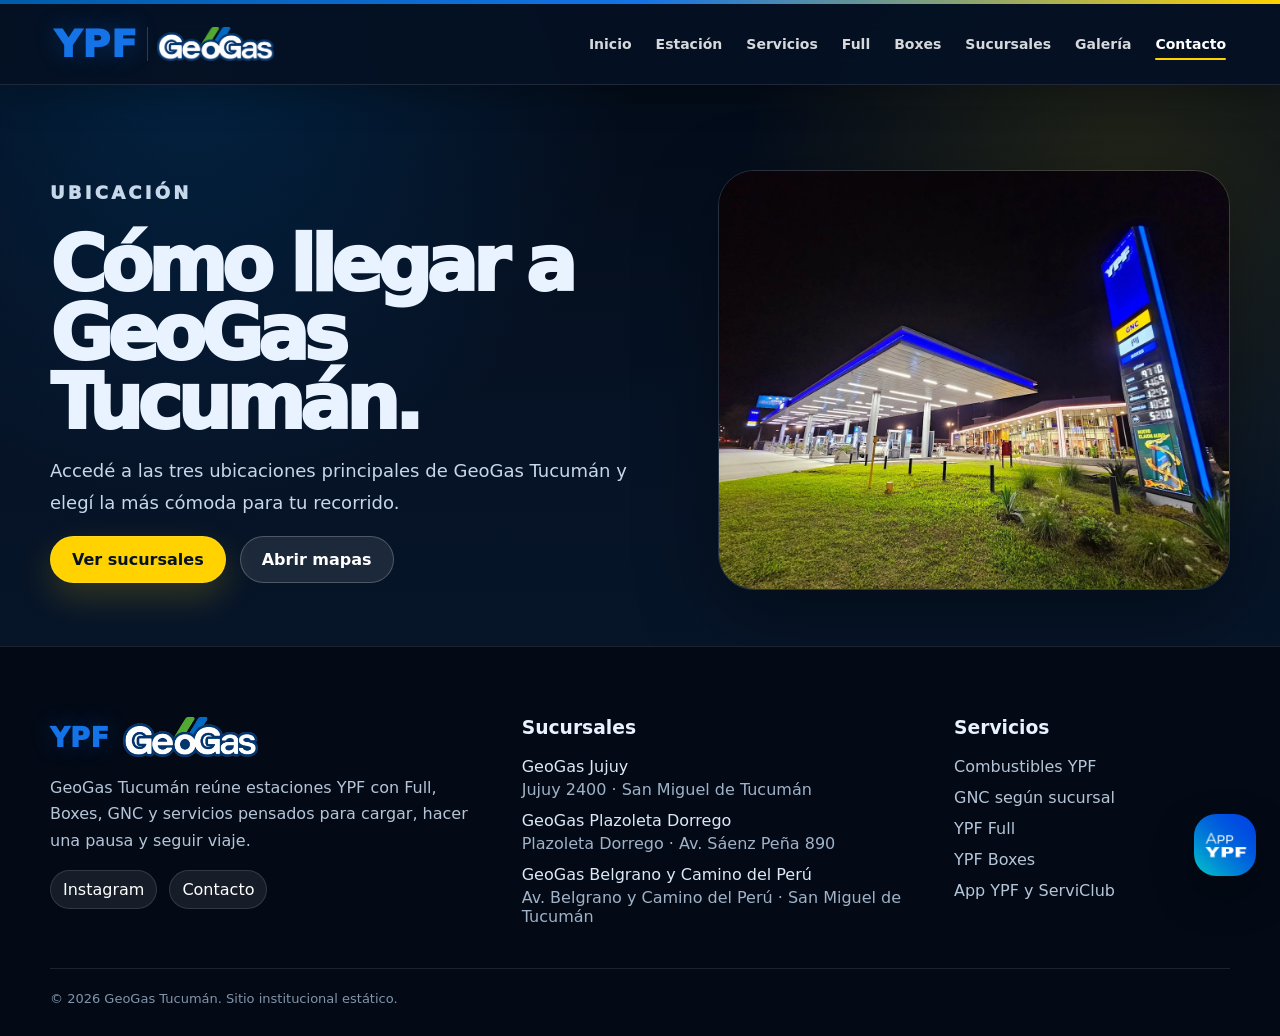
<file: ubicacion.html>
<!DOCTYPE html>
<html lang="es">
<head>
  <meta charset="UTF-8">
  <meta name="viewport" content="width=device-width, initial-scale=1.0">
  <title>Ubicación GeoGas Tucumán</title>
  <meta name="description" content="Ubicaciones de GeoGas Tucumán y enlaces de mapas.">
  <link rel="icon" href="assets/img/favicon.ico" type="image/svg+xml">
  <link rel="preload" href="assets/css/styles.css" as="style">
  <link rel="stylesheet" href="assets/css/styles.css">
</head>
<body class="">

    <header class="site-header" data-header>
      <div class="topbar"></div>
      <div class="nav-shell">
        <a class="brand" href="index.html" aria-label="GeoGas Tucumán - Inicio">
          <span class="ypf-wordmark">YPF</span>
          <span class="brand-divider"></span>
          <img src="assets/img/logo-geogas.png" alt="GeoGas" class="brand-logo">
        </a>
        <button class="menu-toggle" type="button" data-menu-toggle aria-label="Abrir menú">
          <span></span><span></span><span></span>
        </button>
        <nav class="nav-menu" data-nav-menu aria-label="Navegación principal">
            <a class="nav-link" href="index.html">Inicio</a>
            <a class="nav-link" href="estacion.html">Estación</a>
            <a class="nav-link" href="servicios.html">Servicios</a>
            <a class="nav-link" href="full.html">Full</a>
            <a class="nav-link" href="boxes.html">Boxes</a>
            <a class="nav-link" href="sucursales.html">Sucursales</a>
            <a class="nav-link" href="galeria.html">Galería</a>
            <a class="nav-link active" href="contacto.html">Contacto</a>
        </nav>
      </div>
    </header>

  <main class="page-main">

<section class="page-hero">
  <div class="container">
    <div class="reveal visible"><p class="kicker">Ubicación</p><h1>Cómo llegar a GeoGas Tucumán.</h1><p>Accedé a las tres ubicaciones principales de GeoGas Tucumán y elegí la más cómoda para tu recorrido.</p><div class="hero-actions"><a class="btn" href="sucursales.html">Ver sucursales</a><a class="btn secondary" href="contacto.html#visitanos">Abrir mapas</a></div></div>
    <div class="page-hero-img reveal visible"><img src="assets/img/hero-belgrano-camino.jpg" alt="Ubicación GeoGas Tucumán"></div>
  </div>
</section>

  </main>

    <footer class="site-footer">
      <div class="footer-grid container">
        <div>
          <div class="footer-brand"><span class="ypf-wordmark small">YPF</span><img src="assets/img/logo-geogas.png" alt="GeoGas"></div>
          <p>GeoGas Tucumán reúne estaciones YPF con Full, Boxes, GNC y servicios pensados para cargar, hacer una pausa y seguir viaje.</p>
          <div class="social-row">
            <a href="https://www.instagram.com/geogastucuman/" target="_blank" rel="noopener">Instagram</a>
            <a href="contacto.html">Contacto</a>
          </div>
        </div>
        <div>
          <h3>Sucursales</h3>
          <ul class="footer-list">
          <li>
            <span>GeoGas Jujuy</span>
            <a href="https://maps.app.goo.gl/bTcDMDbGpbdiC7qn9" target="_blank" rel="noopener">Jujuy 2400 · San Miguel de Tucumán</a>
          </li>
          <li>
            <span>GeoGas Plazoleta Dorrego</span>
            <a href="https://www.google.com/maps/search/?api=1&query=GeoGas+Plazoleta+Dorrego+Av+Saenz+Peña+890+Tucuman" target="_blank" rel="noopener">Plazoleta Dorrego · Av. Sáenz Peña 890</a>
          </li>
          <li>
            <span>GeoGas Belgrano y Camino del Perú</span>
            <a href="https://maps.app.goo.gl/crHmd28jE6MBMd9f6" target="_blank" rel="noopener">Av. Belgrano y Camino del Perú · San Miguel de Tucumán</a>
          </li></ul>
        </div>
        <div>
          <h3>Servicios</h3>
          <ul class="footer-list compact">
            <li>Combustibles YPF</li>
            <li>GNC según sucursal</li>
            <li>YPF Full</li>
            <li>YPF Boxes</li>
            <li>App YPF y ServiClub</li>
          </ul>
        </div>
      </div>
      <div class="footer-bottom container">
        <span>© 2026 GeoGas Tucumán. Sitio institucional estático.</span>
      </div>
    </footer>
    <a class="floating-app-ypf"
   href="https://app.ypf.com/"
   target="_blank"
   rel="noopener"
   aria-label="Abrir App YPF">
  <img src="assets/img/AppYPF.png" alt="App YPF">
</a>
    <script src="assets/js/main.js"></script>

</body>
</html>
</file>
<file: assets/css/styles.css>
:root{
  --azul-ypf:#005CA9;
  --azul-brillante:#1473E6;
  --azul-noche:#061326;
  --azul-profundo:#071A33;
  --amarillo:#FFD200;
  --amarillo-oscuro:#E7B900;
  --blanco:#FFFFFF;
  --texto:#E9F2FF;
  --texto-suave:#AEC1D6;
  --gris:#738296;
  --linea:rgba(255,255,255,.12);
  --card:rgba(255,255,255,.08);
  --card-fuerte:rgba(255,255,255,.12);
  --sombra:0 24px 80px rgba(0,0,0,.38);
  --nav-h:84px;
  --radio:28px;
  --max:1180px;
}
*{box-sizing:border-box}
html{scroll-behavior:smooth}
body{
  margin:0;
  font-family:Inter, ui-sans-serif, system-ui, -apple-system, BlinkMacSystemFont, "Segoe UI", sans-serif;
  color:var(--texto);
  background:
    radial-gradient(circle at 15% 5%, rgba(0,92,169,.28), transparent 28rem),
    radial-gradient(circle at 88% 18%, rgba(255,210,0,.12), transparent 24rem),
    linear-gradient(180deg, #030a16 0%, #061326 42%, #07182d 100%);
  min-height:100vh;
  overflow-x:hidden;
}
body.menu-open{overflow:hidden}
a{color:inherit}
img{max-width:100%;display:block}
.container{width:min(var(--max), calc(100% - 42px));margin-inline:auto}
.topbar{
  height:4px;
  background:linear-gradient(90deg,var(--azul-ypf),var(--azul-brillante),var(--amarillo));
}
.site-header{
  position:fixed;
  inset:0 0 auto 0;
  z-index:1000;
  width:100%;
  background:rgba(5,18,36,.94);
  backdrop-filter:blur(18px);
  border-bottom:1px solid rgba(255,255,255,.10);
  box-shadow:0 10px 35px rgba(0,0,0,.26);
}
.nav-shell{
  width:100%;
  min-height:80px;
  display:flex;
  align-items:center;
  justify-content:space-between;
  padding:0 54px;
  gap:24px;
}
.brand{display:flex;align-items:center;gap:16px;text-decoration:none;min-width:max-content}
.ypf-wordmark{
  font-size:38px;
  line-height:1;
  letter-spacing:.02em;
  font-weight:950;
  color:var(--azul-brillante);
  text-shadow:0 0 24px rgba(20,115,230,.28);
}
.ypf-wordmark.small{font-size:27px}
.brand-divider{width:1px;height:34px;background:rgba(255,255,255,.22)}
.brand-logo{height:42px;width:auto;border-radius:8px;box-shadow:0 0 0 1px rgba(255,255,255,.1)}
.nav-menu{display:flex;align-items:center;justify-content:flex-end;gap:24px;font-size:14px;font-weight:750}
.nav-link{position:relative;color:rgba(255,255,255,.84);text-decoration:none;transition:.22s ease}
.nav-link::after{content:"";position:absolute;left:0;right:100%;bottom:-8px;height:2px;background:var(--amarillo);transition:.22s ease;border-radius:99px}
.nav-link:hover,.nav-link.active{color:#fff}
.nav-link:hover::after,.nav-link.active::after{right:0}
.nav-cta,.btn{
  display:inline-flex;align-items:center;justify-content:center;gap:10px;
  border-radius:999px;
  padding:13px 21px;
  background:var(--amarillo);
  color:#061326;
  font-weight:900;
  text-decoration:none;
  border:1px solid rgba(255,255,255,.12);
  box-shadow:0 14px 34px rgba(255,210,0,.18);
  transition:transform .22s ease, box-shadow .22s ease, background .22s ease;
}
.nav-cta:hover,.btn:hover{transform:translateY(-3px);box-shadow:0 18px 42px rgba(255,210,0,.25);background:#FFE05C}
.btn.secondary{background:rgba(255,255,255,.09);color:#fff;border-color:rgba(255,255,255,.22);box-shadow:none}
.btn.secondary:hover{background:rgba(255,255,255,.14)}
.btn.ghost{background:transparent;color:#fff;border-color:rgba(255,255,255,.28);box-shadow:none}
.menu-toggle{display:none;background:transparent;border:0;width:44px;height:44px;align-items:center;justify-content:center;flex-direction:column;gap:6px;cursor:pointer}
.menu-toggle span{width:24px;height:2px;background:#fff;border-radius:99px;transition:.2s ease}
.page-main{padding-top:var(--nav-h)}
.hero{
  position:relative;
  min-height:calc(100vh - var(--nav-h));
  display:grid;
  align-items:end;
  overflow:hidden;
  isolation:isolate;
}
.hero-media{position:absolute;inset:0;z-index:-3}
.hero-media img{width:100%;height:100%;object-fit:cover;object-position:center}
.hero::before{content:"";position:absolute;inset:0;z-index:-2;background:linear-gradient(90deg,rgba(3,10,22,.96) 0%,rgba(4,13,30,.78) 38%,rgba(4,13,30,.42) 70%,rgba(4,13,30,.58) 100%)}
.hero::after{content:"";position:absolute;inset:auto 0 0 0;height:32%;z-index:-1;background:linear-gradient(0deg,#061326 0%,transparent 100%)}
.hero-inner{display:grid;grid-template-columns:minmax(0,1fr) 350px;gap:54px;align-items:end;padding:92px 0 72px}
.eyebrow{
  display:inline-flex;align-items:center;gap:10px;
  background:rgba(255,255,255,.11);
  border:1px solid rgba(255,255,255,.18);
  color:var(--amarillo);
  border-radius:999px;
  padding:8px 13px;
  font-size:12px;
  letter-spacing:.18em;
  text-transform:uppercase;
  font-weight:950;
}
.eyebrow::before{content:"";width:8px;height:8px;border-radius:50%;background:var(--amarillo);box-shadow:0 0 18px var(--amarillo)}
h1,h2,h3,p{margin-top:0}
h1{
  max-width:850px;
  margin:22px 0 20px;
  font-size:clamp(44px,7vw,92px);
  line-height:.91;
  letter-spacing:-.07em;
  font-weight:950;
}
.hero-copy p{max-width:710px;font-size:18px;line-height:1.75;color:#d8e6f7;margin-bottom:30px}
.hero-actions{display:flex;gap:14px;flex-wrap:wrap}
.hero-card{
  background:linear-gradient(180deg,rgba(255,255,255,.18),rgba(255,255,255,.09));
  border:1px solid rgba(255,255,255,.18);
  border-radius:32px;
  padding:28px;
  box-shadow:var(--sombra);
  backdrop-filter:blur(18px);
}
.hero-card h2{font-size:18px;margin-bottom:20px;color:#fff}
.mini-list{display:grid;gap:16px}
.mini-list div{padding-bottom:16px;border-bottom:1px solid rgba(255,255,255,.14)}
.mini-list div:last-child{padding-bottom:0;border:0}
.mini-list strong{display:block;font-size:18px;margin-bottom:4px}.mini-list span{color:#c8d7e8}
.section{padding:92px 0}.section.tight{padding:60px 0}.section-head{display:flex;justify-content:space-between;align-items:end;gap:24px;margin-bottom:34px}.section-head.center{text-align:center;display:block;max-width:790px;margin-inline:auto;margin-bottom:42px}.kicker{color:var(--amarillo);font-size:13px;letter-spacing:.18em;text-transform:uppercase;font-weight:950;margin-bottom:12px}.section h2{font-size:clamp(32px,4.3vw,58px);line-height:.98;letter-spacing:-.045em;margin-bottom:14px}.section p,.lead{color:#b9cbe1;line-height:1.72;font-size:17px}.lead{font-size:19px;max-width:800px}.grid-3{display:grid;grid-template-columns:repeat(3,1fr);gap:20px}.grid-2{display:grid;grid-template-columns:repeat(2,1fr);gap:24px}.card{
  background:linear-gradient(180deg,rgba(255,255,255,.095),rgba(255,255,255,.052));
  border:1px solid rgba(255,255,255,.12);
  border-radius:var(--radio);
  padding:28px;
  box-shadow:0 18px 60px rgba(0,0,0,.22);
  position:relative;overflow:hidden;
}
.card::before{content:"";position:absolute;inset:0 0 auto 0;height:3px;background:linear-gradient(90deg,var(--azul-brillante),var(--amarillo));opacity:.75}.card h3{font-size:24px;margin:8px 0 10px}.card p{margin-bottom:0}.icon-pill{width:54px;height:54px;border-radius:18px;display:grid;place-items:center;background:rgba(255,210,0,.15);color:var(--amarillo);font-weight:950;border:1px solid rgba(255,210,0,.22)}.feature{display:grid;grid-template-columns:1.1fr .9fr;gap:30px;align-items:center}.feature.reverse{grid-template-columns:.9fr 1.1fr}.feature-img{position:relative;border-radius:34px;overflow:hidden;min-height:420px;border:1px solid rgba(255,255,255,.14);box-shadow:var(--sombra)}.feature-img img{width:100%;height:100%;position:absolute;inset:0;object-fit:cover}.feature-panel{padding:14px}.metric-row{display:grid;grid-template-columns:repeat(3,1fr);gap:14px;margin-top:24px}.metric{background:rgba(255,255,255,.08);border:1px solid rgba(255,255,255,.12);border-radius:22px;padding:18px}.metric strong{display:block;font-size:26px;color:#fff}.metric span{font-size:13px;color:#bdcde0}.image-band{display:grid;grid-template-columns:1.1fr .9fr 1fr;gap:18px}.image-band img{width:100%;height:320px;object-fit:cover;border-radius:26px;border:1px solid rgba(255,255,255,.12)}.image-band img:nth-child(2){margin-top:34px}.image-band img:nth-child(3){margin-top:70px}.page-hero{padding:86px 0 56px;position:relative;overflow:hidden}.page-hero .container{display:grid;grid-template-columns:1.1fr .9fr;gap:42px;align-items:center}.page-hero h1{font-size:clamp(42px,6vw,76px);margin-bottom:18px}.page-hero p{color:#c7d8eb;line-height:1.75;font-size:18px}.page-hero-img{height:420px;border-radius:36px;overflow:hidden;border:1px solid rgba(255,255,255,.14);box-shadow:var(--sombra)}.page-hero-img img{width:100%;height:100%;object-fit:cover}.badge-row{display:flex;gap:10px;flex-wrap:wrap;margin-top:22px}.badge{display:inline-flex;align-items:center;border:1px solid rgba(255,255,255,.15);background:rgba(255,255,255,.08);border-radius:999px;padding:9px 12px;color:#dcecff;font-weight:800;font-size:13px}.badge.yellow{background:rgba(255,210,0,.17);border-color:rgba(255,210,0,.28);color:#ffe16c}.split-content{display:grid;grid-template-columns:1fr 1fr;gap:34px;align-items:start}.text-block{background:rgba(255,255,255,.055);border:1px solid rgba(255,255,255,.10);border-radius:30px;padding:34px}.text-block h3{font-size:28px}.timeline{display:grid;gap:18px}.timeline-item{display:grid;grid-template-columns:50px 1fr;gap:16px;align-items:start}.timeline-num{width:50px;height:50px;border-radius:50%;display:grid;place-items:center;background:var(--amarillo);color:#08172a;font-weight:950}.gallery-grid{display:grid;grid-template-columns:repeat(4,1fr);gap:16px}.gallery-item{position:relative;border:0;padding:0;background:transparent;cursor:pointer;border-radius:24px;overflow:hidden;min-height:250px}.gallery-item img{width:100%;height:100%;object-fit:cover;position:absolute;inset:0;transition:transform .45s ease}.gallery-item:hover img{transform:scale(1.06)}.gallery-item.large{grid-column:span 2;grid-row:span 2;min-height:516px}.gallery-item.tall{grid-row:span 2;min-height:516px}.gallery-caption{position:absolute;left:14px;right:14px;bottom:14px;background:rgba(4,13,30,.75);border:1px solid rgba(255,255,255,.14);backdrop-filter:blur(12px);padding:12px 14px;border-radius:16px;color:#fff;font-weight:850;text-align:left}.branch-card{display:grid;grid-template-columns:230px 1fr;gap:22px;align-items:stretch}.branch-card img{width:100%;height:100%;min-height:210px;object-fit:cover;border-radius:22px}.branch-card .badge{width:max-content}.branch-card .actions{display:flex;gap:12px;flex-wrap:wrap;margin-top:18px}.service-table{display:grid;gap:14px}.service-row{display:grid;grid-template-columns:240px 1fr auto;gap:18px;align-items:center;padding:18px;background:rgba(255,255,255,.06);border:1px solid rgba(255,255,255,.10);border-radius:22px}.service-row strong{font-size:18px}.service-row span{color:#bdcce0}.promo-note{border:1px dashed rgba(255,210,0,.45);background:rgba(255,210,0,.1);border-radius:28px;padding:26px}.cta-panel{display:grid;grid-template-columns:1fr auto;gap:28px;align-items:center;border-radius:36px;padding:38px;background:linear-gradient(135deg,rgba(0,92,169,.9),rgba(4,13,30,.9));border:1px solid rgba(255,255,255,.13);box-shadow:var(--sombra)}.cta-panel h2{margin:0 0 10px}.cta-panel p{margin:0;color:#d8e6f7}.contact-grid{display:grid;grid-template-columns:.9fr 1.1fr;gap:26px}.contact-card{background:rgba(255,255,255,.07);border:1px solid rgba(255,255,255,.11);border-radius:30px;padding:30px}.contact-card h3{font-size:25px}.map-list{display:grid;gap:14px}.map-link{display:flex;justify-content:space-between;gap:18px;align-items:center;text-decoration:none;padding:18px;border-radius:22px;background:rgba(255,255,255,.07);border:1px solid rgba(255,255,255,.11);transition:.2s ease}.map-link:hover{transform:translateY(-2px);background:rgba(255,255,255,.1)}.map-link span{color:#bdcde0}.form{display:grid;gap:14px}.form input,.form textarea,.form select{width:100%;padding:16px 17px;border-radius:18px;background:rgba(255,255,255,.09);border:1px solid rgba(255,255,255,.14);color:#fff;font:inherit;outline:none}.form textarea{min-height:135px;resize:vertical}.form input::placeholder,.form textarea::placeholder{color:#9eb0c6}.form select option{background:#061326;color:#fff}.lightbox{position:fixed;inset:0;background:rgba(0,0,0,.88);display:none;place-items:center;z-index:2000;padding:24px}.lightbox.open{display:grid}.lightbox img{max-width:min(1200px,92vw);max-height:84vh;border-radius:24px}.lightbox button{position:absolute;top:24px;right:24px;border:0;background:#fff;color:#061326;border-radius:999px;width:44px;height:44px;font-size:24px;cursor:pointer}.site-footer{padding:70px 0 30px;background:#030a16;border-top:1px solid rgba(255,255,255,.1)}.footer-grid{display:grid;grid-template-columns:1.1fr 1fr .7fr;gap:38px}.footer-brand{display:flex;align-items:center;gap:14px;margin-bottom:18px}.footer-brand img{height:40px;border-radius:8px}.site-footer p{color:#b5c5d8;line-height:1.65}.footer-list{list-style:none;margin:0;padding:0;display:grid;gap:12px}.footer-list li{color:#dce9f8}.footer-list a{display:block;margin-top:4px;color:#9fb2c8;text-decoration:none}.footer-list a:hover{color:#fff}.footer-list.compact li{color:#b5c5d8}.social-row{display:flex;gap:12px;flex-wrap:wrap}.social-row a{color:#fff;text-decoration:none;background:rgba(255,255,255,.08);border:1px solid rgba(255,255,255,.12);padding:9px 12px;border-radius:999px}.footer-bottom{margin-top:42px;padding-top:22px;border-top:1px solid rgba(255,255,255,.1);display:flex;justify-content:space-between;gap:20px;color:#8194aa;font-size:13px}.floating-ig{position:fixed;right:22px;bottom:22px;z-index:990;width:56px;height:56px;border-radius:50%;display:grid;place-items:center;text-decoration:none;font-weight:950;background:var(--amarillo);color:#061326;box-shadow:0 18px 42px rgba(0,0,0,.35)}.sources{font-size:14px;color:#8da2b8}.sources a{color:#d8e8ff}.reveal{opacity:0;transform:translateY(24px);transition:opacity .7s ease,transform .7s ease}.reveal.visible{opacity:1;transform:translateY(0)}
@media (max-width:1100px){.nav-shell{padding:0 24px}.nav-menu{gap:16px}.hero-inner,.page-hero .container{grid-template-columns:1fr}.hero-card{max-width:620px}.grid-3{grid-template-columns:repeat(2,1fr)}.feature,.feature.reverse,.split-content,.contact-grid{grid-template-columns:1fr}.footer-grid{grid-template-columns:1fr 1fr}.gallery-grid{grid-template-columns:repeat(3,1fr)}.service-row{grid-template-columns:1fr}.cta-panel{grid-template-columns:1fr}.branch-card{grid-template-columns:1fr}.branch-card img{height:260px}.image-band{grid-template-columns:1fr 1fr}.image-band img:nth-child(n){margin-top:0}.image-band img:nth-child(3){grid-column:span 2}}
@media (max-width:860px){:root{--nav-h:78px}.site-header{background:rgba(5,18,36,.97)}.nav-shell{min-height:74px}.brand-logo{height:36px}.ypf-wordmark{font-size:32px}.menu-toggle{display:flex}.menu-open .menu-toggle span:nth-child(1){transform:translateY(8px) rotate(45deg)}.menu-open .menu-toggle span:nth-child(2){opacity:0}.menu-open .menu-toggle span:nth-child(3){transform:translateY(-8px) rotate(-45deg)}.nav-menu{position:fixed;left:0;right:0;top:78px;min-height:calc(100vh - 78px);background:#061326;display:flex;align-items:stretch;justify-content:flex-start;flex-direction:column;gap:0;padding:22px;transform:translateX(100%);transition:.25s ease;border-top:1px solid rgba(255,255,255,.1);overflow:auto}.menu-open .nav-menu{transform:translateX(0)}.nav-link{font-size:20px;padding:18px 8px;border-bottom:1px solid rgba(255,255,255,.08)}.nav-link::after{display:none}.nav-cta{margin-top:16px;width:100%}.hero-inner{padding:64px 0 44px}.hero{min-height:auto}.hero-copy p{font-size:16px}.metric-row{grid-template-columns:1fr}.grid-3,.grid-2{grid-template-columns:1fr}.gallery-grid{grid-template-columns:1fr 1fr}.gallery-item.large,.gallery-item.tall{grid-column:span 1;grid-row:span 1;min-height:250px}.section{padding:68px 0}.page-hero-img{height:320px}.footer-grid{grid-template-columns:1fr}.footer-bottom{flex-direction:column}.service-row{padding:16px}.contact-card{padding:24px}.nav-shell{padding-inline:18px}.container{width:min(var(--max), calc(100% - 30px))}}
@media (max-width:560px){h1{font-size:42px}.section h2,.page-hero h1{font-size:36px}.hero-actions{display:grid}.btn{width:100%}.hero-card{padding:22px}.page-hero .container{gap:22px}.page-hero-img{height:280px}.gallery-grid{grid-template-columns:1fr}.gallery-item{min-height:285px}.image-band{grid-template-columns:1fr}.image-band img:nth-child(3){grid-column:auto}.brand-divider,.brand-logo{display:none}.ypf-wordmark{font-size:34px}.nav-shell{padding-inline:16px}}

.brand-logo {
  height: 36px;
  width: auto;
  border-radius: 0;
  box-shadow: none;
  background: transparent;
  display: block;
  object-fit: contain;
}

.brand {
  display: flex;
  align-items: center;
  gap: 9px;
}

.brand-logo-ypf {
  height: 42px;
  width: auto;
  display: block;
}

.brand-divider {
  width: 1px;
  height: 34px;
  background: rgba(255,255,255,0.18);
}

.brand-logo {
  height: 35px;   /* antes seguro estaba muy chico */
  width: auto;
  border-radius: 0;
  box-shadow: none;
  background: transparent;
  display: block;
  object-fit: contain;
}

.floating-app-ypf {
  position: fixed;
  right: 24px;
  bottom: 24px;
  width: 62px;
  height: 62px;
  border-radius: 22px;
  overflow: hidden;
  z-index: 999;
  display: flex;
  align-items: center;
  justify-content: center;
  text-decoration: none;
  box-shadow: 0 18px 40px rgba(0, 0, 0, 0.38);
  transition: transform 0.25s ease, box-shadow 0.25s ease;
}

.floating-app-ypf img {
  width: 100%;
  height: 100%;
  object-fit: cover;
  display: block;
}

.floating-app-ypf:hover {
  transform: translateY(-5px) scale(1.04);
  box-shadow: 0 22px 50px rgba(0, 100, 255, 0.35);
}

.map-list .map-link {
  display: grid !important;
  grid-template-columns: minmax(0, 1fr) max-content !important;
  align-items: center !important;
  gap: 24px !important;
}

.map-list .map-link strong {
  min-width: 0 !important;
}

.map-list .map-link em {
  white-space: nowrap !important;
  font-style: normal !important;
  justify-self: end !important;
  min-width: max-content !important;
}
</file>
